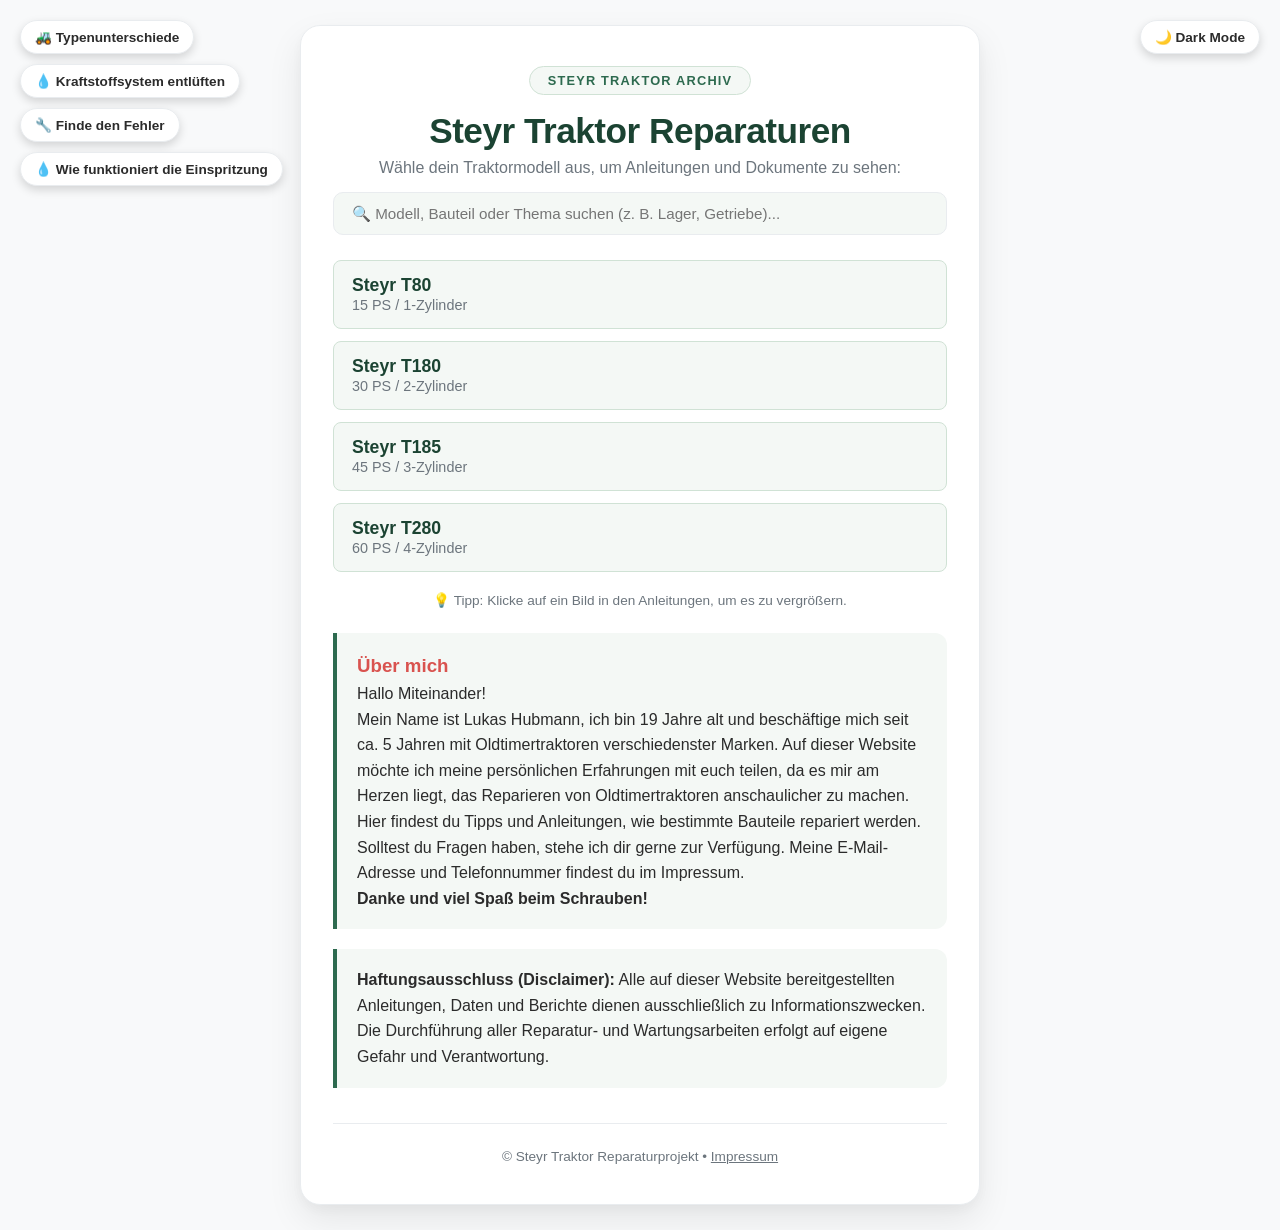
<file: index.html>
<!DOCTYPE html>
<html lang="de">
<head>

  <meta charset="UTF-8">
  <title>Steyr Traktor Reparatur Archiv</title>

  <!-- Favicon als JPG -->
  <link rel="icon" type="image/jpeg" sizes="48x48" href="logo.jpg">


    <meta name="google-site-verification" content="LLYmOnszO0lQUWVpQwItB1g3SK6BR-nzvjF5H9Ayr64" />
    <meta charset="UTF-8">
    <meta name="viewport" content="width=device-width, initial-scale=1.0">
    <title>Steyr Traktor Reparatur Archiv</title>
    <link rel="stylesheet" href="style.css">
    <script>
        if (localStorage.getItem('theme') === 'dark') {
            document.documentElement.classList.add('dark-mode');
        }
    </script>
</head>
<body>

    <div class="top-nav-buttons">
        <a href="typenunterschiede.html" class="top-btn spec-btn">🚜 Typenunterschiede</a>
        <a href="entlueften.html" class="top-btn spec-btn">💧 Kraftstoffsystem entlüften</a>
       <a href="troubleshooting.html" class="top-btn spec-btn">🔧 Finde den Fehler</a>
         <a href="Einspritzung.html" class="top-btn spec-btn">💧 Wie funktioniert die Einspritzung</a>
    </div>

    <button id="theme-toggle" class="theme-toggle-btn">🌙 Dark Mode</button>

    <div class="container">

        <div class="header-section">
            <span class="badge">Steyr Traktor Archiv</span>
            <h1>Steyr Traktor Reparaturen</h1>
            <p class="subtitle">Wähle dein Traktormodell aus, um Anleitungen und Dokumente zu sehen:</p>

            <div class="search-container">
                <input type="text" id="site-search" placeholder="🔍 Modell, Bauteil oder Thema suchen (z. B. Lager, Getriebe)..." autocomplete="off">
                <div id="search-results" class="search-results-popup"></div>
            </div>
        </div>

        <div class="model-grid">
            <a href="t80.html" class="model-card">
                <h3>Steyr T80</h3>
                <span>15 PS / 1-Zylinder</span>
            </a>
            <a href="t180.html" class="model-card">
                <h3>Steyr T180</h3>
                <span>30 PS / 2-Zylinder</span>
            </a>
            <a href="t185.html" class="model-card">
                <h3>Steyr T185</h3>
                <span>45 PS / 3-Zylinder</span>
            </a>
            <a href="t280.html" class="model-card">
                <h3>Steyr T280</h3>
                <span>60 PS / 4-Zylinder</span>
            </a>
        </div>

        <p style="text-align: center; font-size: 0.85rem; color: var(--text-muted); margin-bottom: 25px;">
            💡 Tipp: Klicke auf ein Bild in den Anleitungen, um es zu vergrößern.
        </p>

        <div class="intro-box" style="margin-bottom: 20px;">
            <h3 style="margin-top: 0; color: var(--primary-color, #d9534f);">Über mich</h3>
            <p>Hallo Miteinander!</p>
            <p>Mein Name ist Lukas Hubmann, ich bin 19 Jahre alt und beschäftige mich seit ca. 5 Jahren mit Oldtimertraktoren verschiedenster Marken. Auf dieser Website möchte ich meine persönlichen Erfahrungen mit euch teilen, da es mir am Herzen liegt, das Reparieren von Oldtimertraktoren anschaulicher zu machen.</p>
            <p>Hier findest du Tipps und Anleitungen, wie bestimmte Bauteile repariert werden. Solltest du Fragen haben, stehe ich dir gerne zur Verfügung. Meine E-Mail-Adresse und Telefonnummer findest du im Impressum.</p>
            <p><strong>Danke und viel Spaß beim Schrauben!</strong></p>
        </div>

        <div class="intro-box">
            <strong>Haftungsausschluss (Disclaimer):</strong> Alle auf dieser Website bereitgestellten Anleitungen, Daten und Berichte dienen ausschließlich zu Informationszwecken. Die Durchführung aller Reparatur- und Wartungsarbeiten erfolgt auf eigene Gefahr und Verantwortung.
        </div>

        <div class="footer-section">
            <footer>
                &copy; Steyr Traktor Reparaturprojekt &bull; <a href="impressum.html" style="color: inherit;">Impressum</a>
            </footer>
        </div>

    </div>

    <div id="lightbox" class="lightbox" onclick="closeLightbox()">
        <img id="lightbox-img" src="[data-uri]" alt="Vergrößerte Ansicht">
    </div>

    <div id="steyr-rain" class="steyr-rain"></div>

    <script>
        // Dark Mode Toggle
        const toggleBtn = document.getElementById('theme-toggle');
        if (localStorage.getItem('theme') === 'dark') {
            document.body.classList.add('dark-mode');
            toggleBtn.textContent = '☀️ Light Mode';
        }

        toggleBtn.addEventListener('click', () => {
            document.body.classList.toggle('dark-mode');
            let theme = document.body.classList.contains('dark-mode') ? 'dark' : 'light';
            toggleBtn.textContent = theme === 'dark' ? '☀️ Light Mode' : '🌙 Dark Mode';
            localStorage.setItem('theme', theme);
        });

        // Lightbox Steuerung
        function openLightbox(src) {
            const lb = document.getElementById('lightbox');
            const lbImg = document.getElementById('lightbox-img');
            lbImg.src = src;
            lb.style.display = 'flex';
        }

        function closeLightbox() {
            document.getElementById('lightbox').style.display = 'none';
        }

        // Traktor-Regen Effekt
        const rainContainer = document.getElementById('steyr-rain');
        if (rainContainer) {
            for (let i = 0; i < 15; i++) {
                let drop = document.createElement('div');
                drop.className = 'steyr-drop';
                drop.innerText = '🚜';
                drop.style.left = Math.random() * 100 + 'vw';
                drop.style.animationDuration = (Math.random() * 3 + 4) + 's';
                drop.style.animationDelay = Math.random() * 5 + 's';
                rainContainer.appendChild(drop);
            }
        }
    </script>
</body>
</html>
</file>
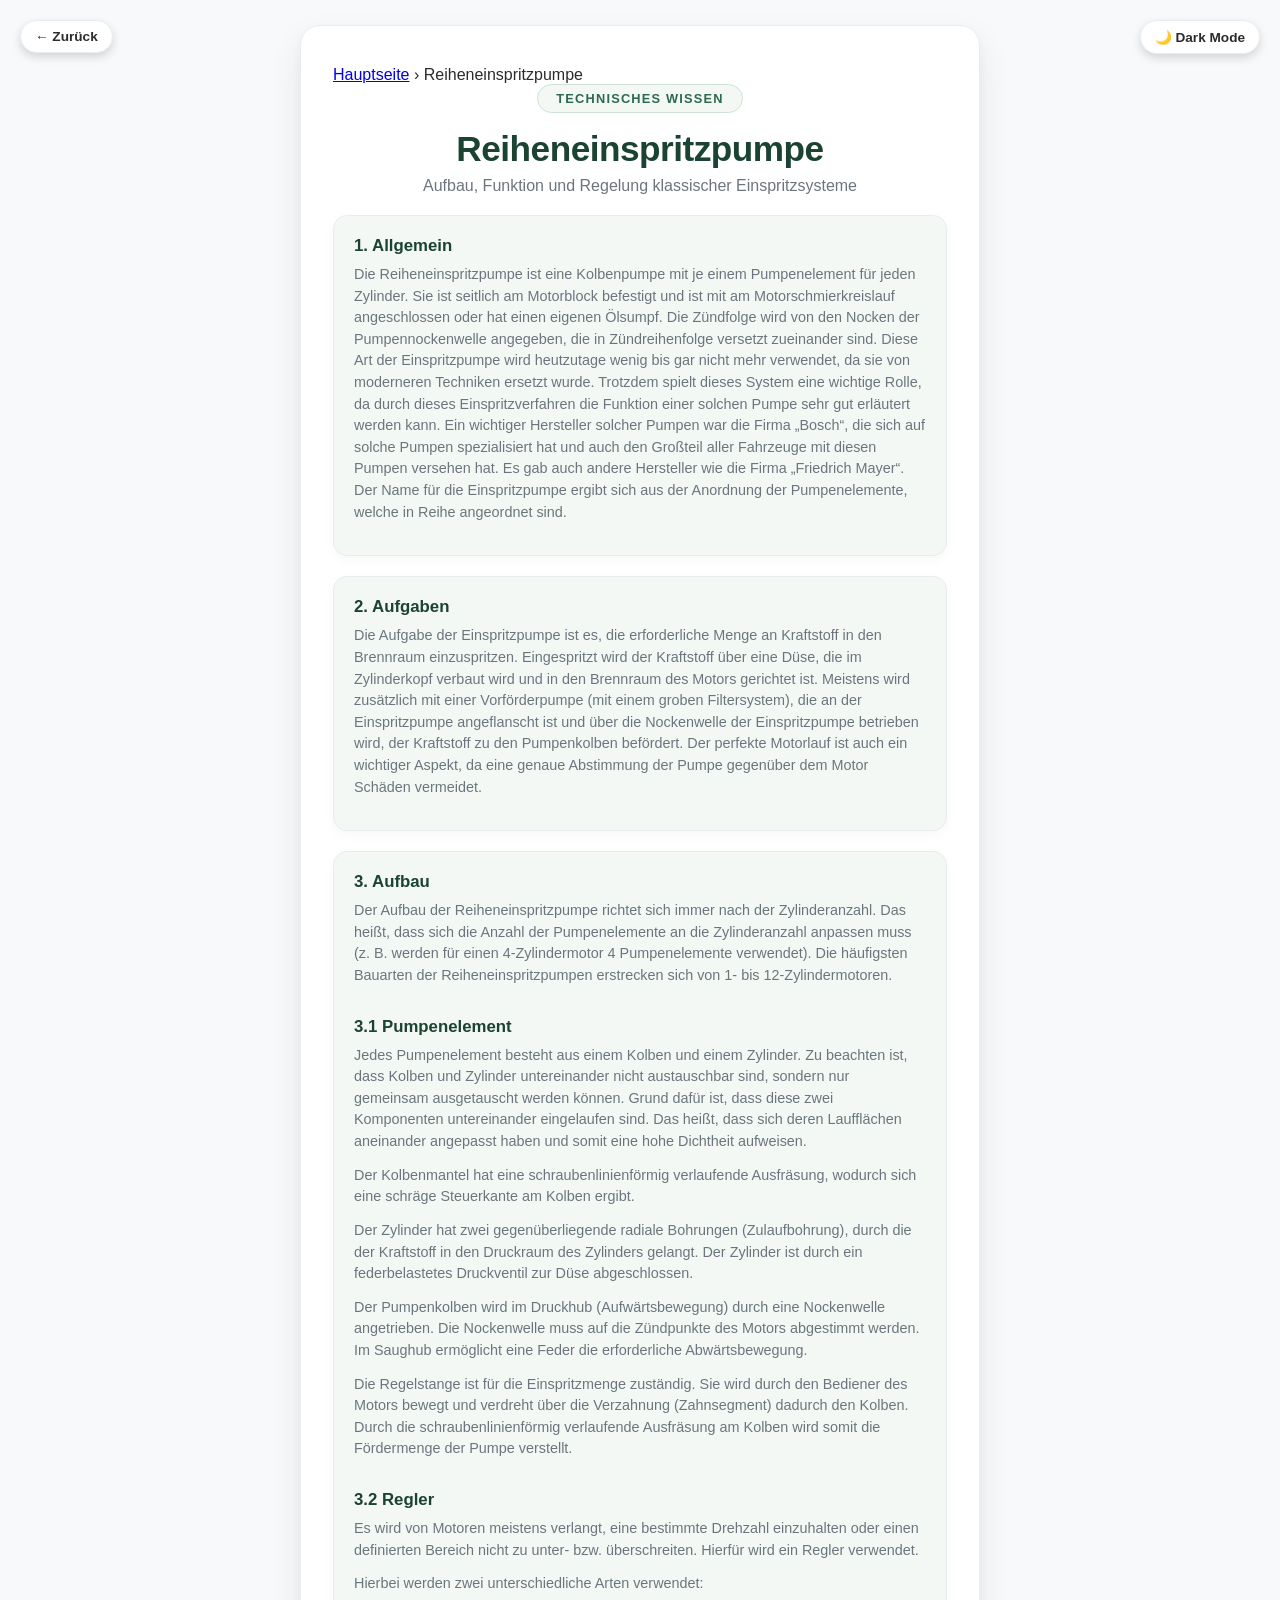
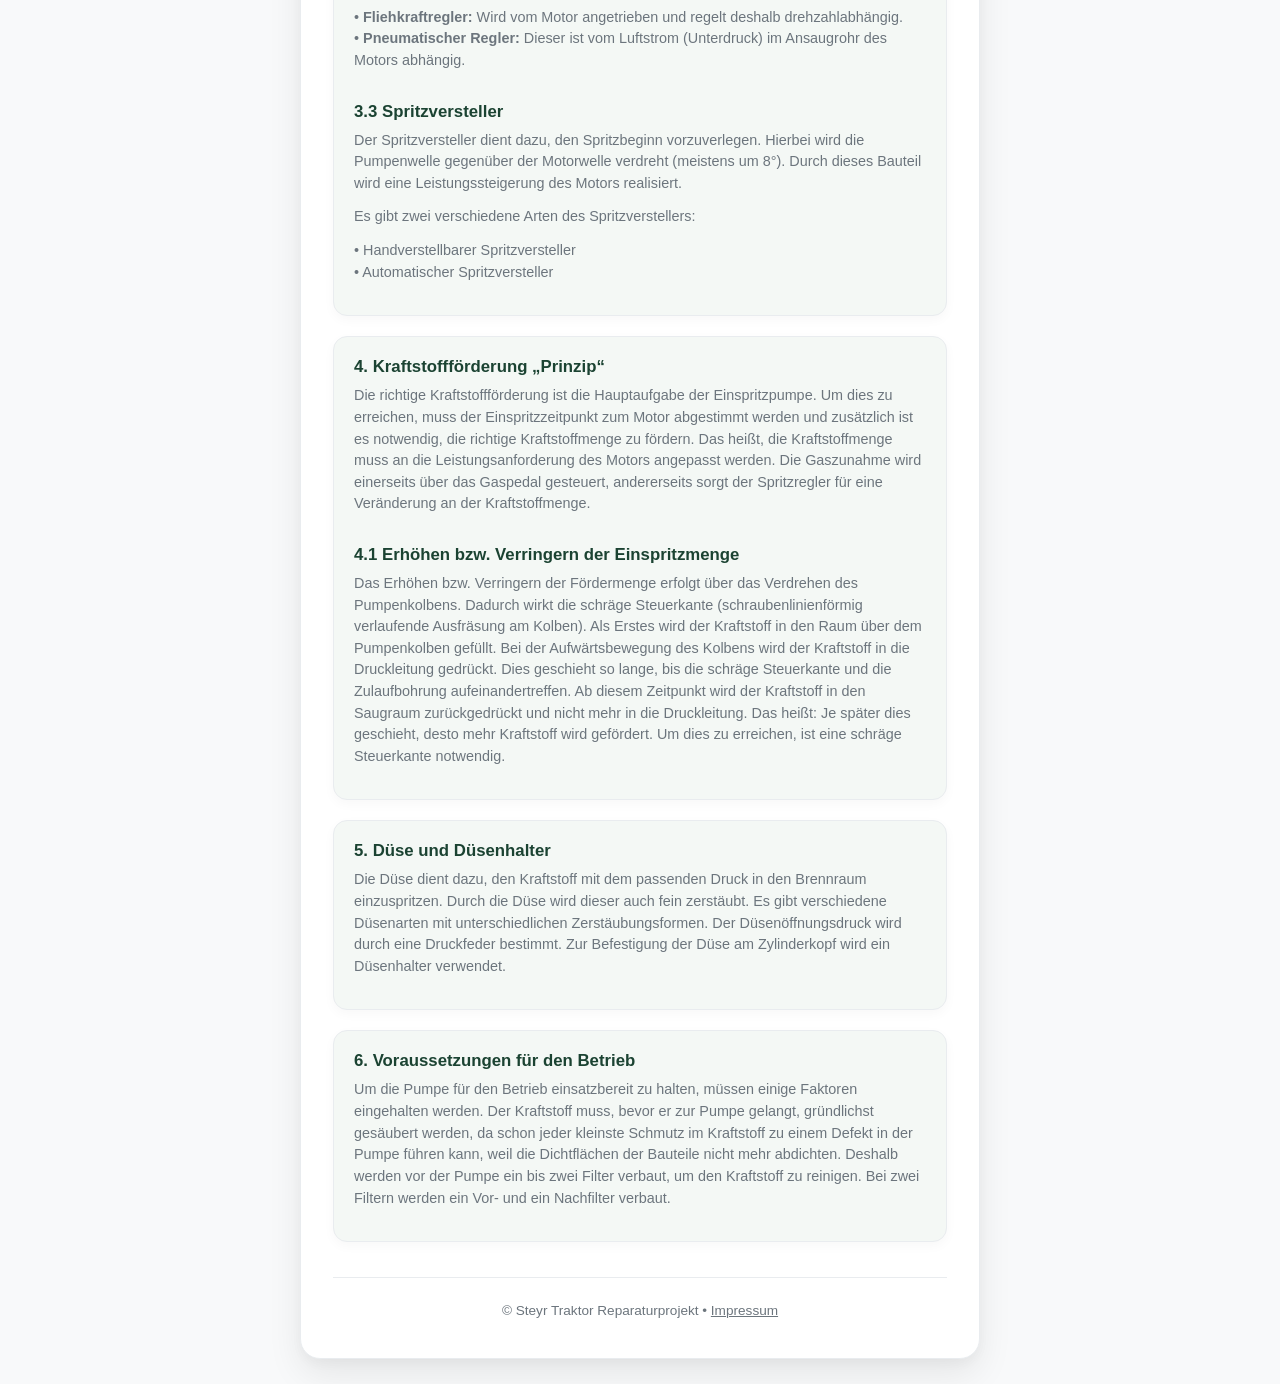
<file: Einspritzung.html>
<!DOCTYPE html>
<html lang="de">
<head>
    <meta charset="UTF-8">
    <meta name="viewport" content="width=device-width, initial-scale=1.0">
    <title>Reiheneinspritzpumpe – Aufbau & Funktion</title>
    <link rel="stylesheet" href="style.css">
    <script>
        if (localStorage.getItem('theme') === 'dark') {
            document.documentElement.classList.add('dark-mode');
        }
    </script>
</head>
<body>

    <!-- OBENE BUTTON-LEISTE -->
    <div class="top-nav-buttons">
        <a class="top-btn" onclick="history.back()" style="cursor: pointer;">← Zurück</a>
    </div>

    <!-- DARK MODE BUTTON -->
    <button id="theme-toggle" class="theme-toggle-btn">🌙 Dark Mode</button>

    <!-- ZENTRALER HAUPT-CONTAINER -->
    <div class="container">

        <nav class="breadcrumb">
            <a href="index.html">Hauptseite</a>
            <span class="separator">›</span>
            <span class="current">Reiheneinspritzpumpe</span>
        </nav>

        <div class="header-section">
            <span class="badge">Technisches Wissen</span>
            <h1>Reiheneinspritzpumpe</h1>
            <p class="subtitle">Aufbau, Funktion und Regelung klassischer Einspritzsysteme</p>
        </div>

        <div class="steps-list">

            <div class="step-card">
                <h3>1. Allgemein</h3>
                <p>Die Reiheneinspritzpumpe ist eine Kolbenpumpe mit je einem Pumpenelement für jeden Zylinder. Sie ist seitlich am Motorblock befestigt und ist mit am Motorschmierkreislauf angeschlossen oder hat einen eigenen Ölsumpf. Die Zündfolge wird von den Nocken der Pumpennockenwelle angegeben, die in Zündreihenfolge versetzt zueinander sind. Diese Art der Einspritzpumpe wird heutzutage wenig bis gar nicht mehr verwendet, da sie von moderneren Techniken ersetzt wurde. Trotzdem spielt dieses System eine wichtige Rolle, da durch dieses Einspritzverfahren die Funktion einer solchen Pumpe sehr gut erläutert werden kann. Ein wichtiger Hersteller solcher Pumpen war die Firma „Bosch“, die sich auf solche Pumpen spezialisiert hat und auch den Großteil aller Fahrzeuge mit diesen Pumpen versehen hat. Es gab auch andere Hersteller wie die Firma „Friedrich Mayer“. Der Name für die Einspritzpumpe ergibt sich aus der Anordnung der Pumpenelemente, welche in Reihe angeordnet sind.</p>
            </div>

            <div class="step-card">
                <h3>2. Aufgaben</h3>
                <p>Die Aufgabe der Einspritzpumpe ist es, die erforderliche Menge an Kraftstoff in den Brennraum einzuspritzen. Eingespritzt wird der Kraftstoff über eine Düse, die im Zylinderkopf verbaut wird und in den Brennraum des Motors gerichtet ist. Meistens wird zusätzlich mit einer Vorförderpumpe (mit einem groben Filtersystem), die an der Einspritzpumpe angeflanscht ist und über die Nockenwelle der Einspritzpumpe betrieben wird, der Kraftstoff zu den Pumpenkolben befördert. Der perfekte Motorlauf ist auch ein wichtiger Aspekt, da eine genaue Abstimmung der Pumpe gegenüber dem Motor Schäden vermeidet.</p>
            </div>

            <div class="step-card">
                <h3>3. Aufbau</h3>
                <p>Der Aufbau der Reiheneinspritzpumpe richtet sich immer nach der Zylinderanzahl. Das heißt, dass sich die Anzahl der Pumpenelemente an die Zylinderanzahl anpassen muss (z. B. werden für einen 4-Zylindermotor 4 Pumpenelemente verwendet). Die häufigsten Bauarten der Reiheneinspritzpumpen erstrecken sich von 1- bis 12-Zylindermotoren.</p>

                <br>
                <h3>3.1 Pumpenelement</h3>
                <p>Jedes Pumpenelement besteht aus einem Kolben und einem Zylinder. Zu beachten ist, dass Kolben und Zylinder untereinander nicht austauschbar sind, sondern nur gemeinsam ausgetauscht werden können. Grund dafür ist, dass diese zwei Komponenten untereinander eingelaufen sind. Das heißt, dass sich deren Laufflächen aneinander angepasst haben und somit eine hohe Dichtheit aufweisen.</p>
                <p>Der Kolbenmantel hat eine schraubenlinienförmig verlaufende Ausfräsung, wodurch sich eine schräge Steuerkante am Kolben ergibt.</p>
                <p>Der Zylinder hat zwei gegenüberliegende radiale Bohrungen (Zulaufbohrung), durch die der Kraftstoff in den Druckraum des Zylinders gelangt. Der Zylinder ist durch ein federbelastetes Druckventil zur Düse abgeschlossen.</p>
                <p>Der Pumpenkolben wird im Druckhub (Aufwärtsbewegung) durch eine Nockenwelle angetrieben. Die Nockenwelle muss auf die Zündpunkte des Motors abgestimmt werden. Im Saughub ermöglicht eine Feder die erforderliche Abwärtsbewegung.</p>
                <p>Die Regelstange ist für die Einspritzmenge zuständig. Sie wird durch den Bediener des Motors bewegt und verdreht über die Verzahnung (Zahnsegment) dadurch den Kolben. Durch die schraubenlinienförmig verlaufende Ausfräsung am Kolben wird somit die Fördermenge der Pumpe verstellt.</p>

                <br>
                <h3>3.2 Regler</h3>
                <p>Es wird von Motoren meistens verlangt, eine bestimmte Drehzahl einzuhalten oder einen definierten Bereich nicht zu unter- bzw. überschreiten. Hierfür wird ein Regler verwendet.</p>
                <p>Hierbei werden zwei unterschiedliche Arten verwendet:</p>
                <p>• <strong>Fliehkraftregler:</strong> Wird vom Motor angetrieben und regelt deshalb drehzahlabhängig.<br>
                • <strong>Pneumatischer Regler:</strong> Dieser ist vom Luftstrom (Unterdruck) im Ansaugrohr des Motors abhängig.</p>

                <br>
                <h3>3.3 Spritzversteller</h3>
                <p>Der Spritzversteller dient dazu, den Spritzbeginn vorzuverlegen. Hierbei wird die Pumpenwelle gegenüber der Motorwelle verdreht (meistens um 8°). Durch dieses Bauteil wird eine Leistungssteigerung des Motors realisiert.</p>
                <p>Es gibt zwei verschiedene Arten des Spritzverstellers:</p>
                <p>• Handverstellbarer Spritzversteller<br>
                • Automatischer Spritzversteller</p>
            </div>

            <div class="step-card">
                <h3>4. Kraftstoffförderung „Prinzip“</h3>
                <p>Die richtige Kraftstoffförderung ist die Hauptaufgabe der Einspritzpumpe. Um dies zu erreichen, muss der Einspritzzeitpunkt zum Motor abgestimmt werden und zusätzlich ist es notwendig, die richtige Kraftstoffmenge zu fördern. Das heißt, die Kraftstoffmenge muss an die Leistungsanforderung des Motors angepasst werden. Die Gaszunahme wird einerseits über das Gaspedal gesteuert, andererseits sorgt der Spritzregler für eine Veränderung an der Kraftstoffmenge.</p>

                <br>
                <h3>4.1 Erhöhen bzw. Verringern der Einspritzmenge</h3>
                <p>Das Erhöhen bzw. Verringern der Fördermenge erfolgt über das Verdrehen des Pumpenkolbens. Dadurch wirkt die schräge Steuerkante (schraubenlinienförmig verlaufende Ausfräsung am Kolben). Als Erstes wird der Kraftstoff in den Raum über dem Pumpenkolben gefüllt. Bei der Aufwärtsbewegung des Kolbens wird der Kraftstoff in die Druckleitung gedrückt. Dies geschieht so lange, bis die schräge Steuerkante und die Zulaufbohrung aufeinandertreffen. Ab diesem Zeitpunkt wird der Kraftstoff in den Saugraum zurückgedrückt und nicht mehr in die Druckleitung. Das heißt: Je später dies geschieht, desto mehr Kraftstoff wird gefördert. Um dies zu erreichen, ist eine schräge Steuerkante notwendig.</p>
            </div>

            <div class="step-card">
                <h3>5. Düse und Düsenhalter</h3>
                <p>Die Düse dient dazu, den Kraftstoff mit dem passenden Druck in den Brennraum einzuspritzen. Durch die Düse wird dieser auch fein zerstäubt. Es gibt verschiedene Düsenarten mit unterschiedlichen Zerstäubungsformen. Der Düsenöffnungsdruck wird durch eine Druckfeder bestimmt. Zur Befestigung der Düse am Zylinderkopf wird ein Düsenhalter verwendet.</p>
            </div>

            <div class="step-card">
                <h3>6. Voraussetzungen für den Betrieb</h3>
                <p>Um die Pumpe für den Betrieb einsatzbereit zu halten, müssen einige Faktoren eingehalten werden. Der Kraftstoff muss, bevor er zur Pumpe gelangt, gründlichst gesäubert werden, da schon jeder kleinste Schmutz im Kraftstoff zu einem Defekt in der Pumpe führen kann, weil die Dichtflächen der Bauteile nicht mehr abdichten. Deshalb werden vor der Pumpe ein bis zwei Filter verbaut, um den Kraftstoff zu reinigen. Bei zwei Filtern werden ein Vor- und ein Nachfilter verbaut.</p>
            </div>

        </div>

        <div class="footer-section">
            <footer>
                &copy; Steyr Traktor Reparaturprojekt &bull; <a href="impressum.html" style="color: inherit;">Impressum</a>
            </footer>
        </div>

    </div>

    <!-- LIGHTBOX OVERLAY FOR IMAGES -->
    <div id="lightbox" class="lightbox" onclick="closeLightbox()">
        <img id="lightbox-img" src="[data-uri]" alt="Vergrößerte Ansicht">
    </div>

    <!-- STEYR RAIN CONTAINER -->
    <div id="steyr-rain" class="steyr-rain"></div>

    <!-- SCRIPT FÜR THEME & TRAKTOR-REGEN -->
    <script>
        // Dark Mode Toggle
        const toggleBtn = document.getElementById('theme-toggle');
        if (localStorage.getItem('theme') === 'dark') {
            document.body.classList.add('dark-mode');
            toggleBtn.textContent = '☀️ Light Mode';
        }

        toggleBtn.addEventListener('click', () => {
            document.body.classList.toggle('dark-mode');
            let theme = document.body.classList.contains('dark-mode') ? 'dark' : 'light';
            toggleBtn.textContent = theme === 'dark' ? '☀️ Light Mode' : '🌙 Dark Mode';
            localStorage.setItem('theme', theme);
        });

        // Traktor-Regen
        const rainContainer = document.getElementById('steyr-rain');
        if (rainContainer) {
            for (let i = 0; i < 15; i++) {
                let drop = document.createElement('div');
                drop.className = 'steyr-drop';
                drop.innerText = '🚜';
                drop.style.left = Math.random() * 100 + 'vw';
                drop.style.animationDuration = (Math.random() * 3 + 4) + 's';
                drop.style.animationDelay = Math.random() * 5 + 's';
                rainContainer.appendChild(drop);
            }
        }
    </script>
</body>
</html>
</file>
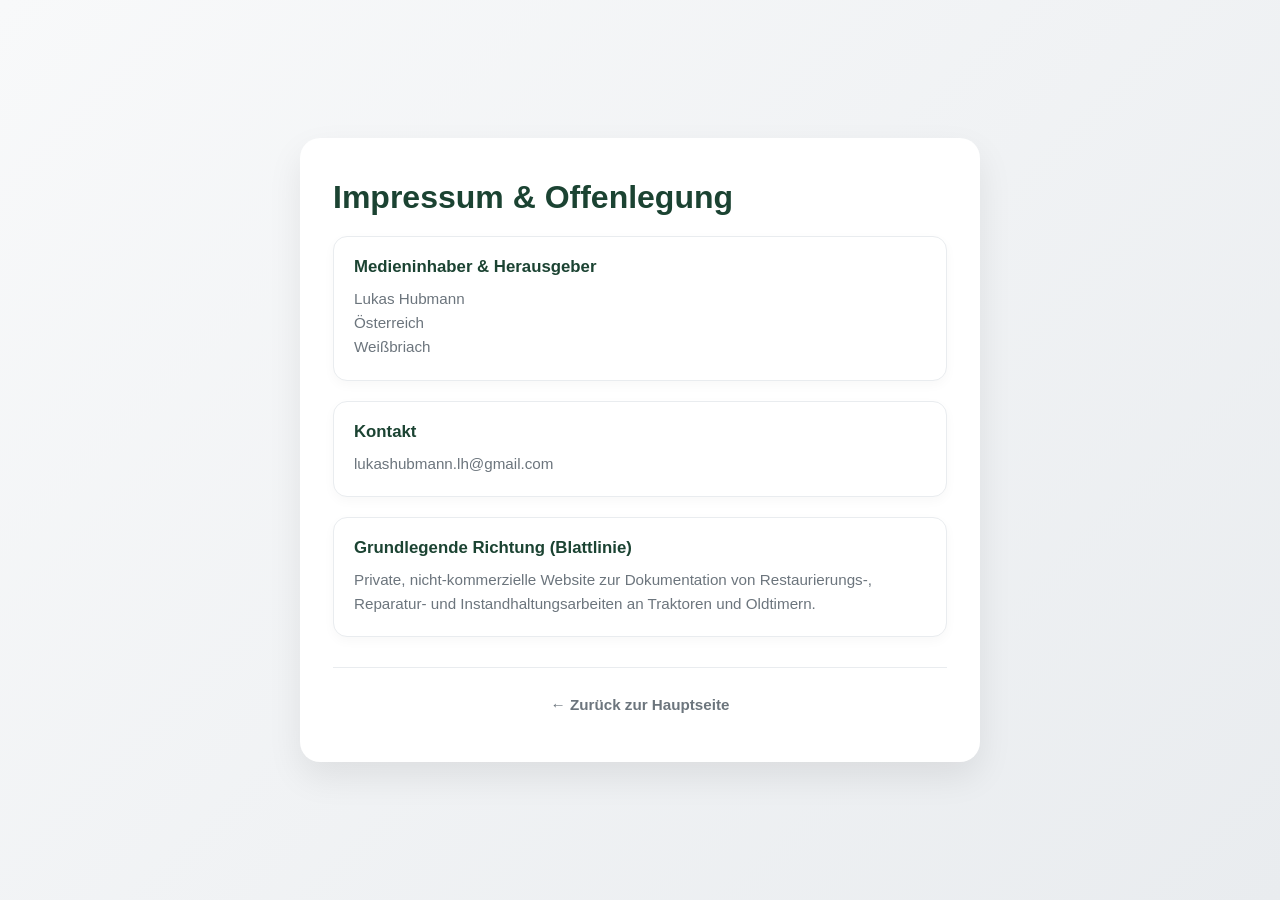
<file: impressum.html>
<!DOCTYPE html>
<html lang="de">
<head>
    <meta charset="UTF-8">
    <meta name="viewport" content="width=device-width, initial-scale=1.0">
    <title>Impressum & Offenlegung</title>
    <style>
        :root {
            --primary-green: #2d6a4f;
            --primary-dark: #1b4332;
            --bg-gradient: linear-gradient(135deg, #f8f9fa 0%, #e9ecef 100%);
            --card-bg: #ffffff;
            --text-main: #2b2b2b;
            --text-muted: #6c757d;
            --border-color: #e9ecef;
        }

        * {
            box-sizing: border-box;
            margin: 0;
            padding: 0;
            font-family: -apple-system, BlinkMacSystemFont, "Segoe UI", Roboto, Helvetica, Arial, sans-serif;
        }

        body {
            background: var(--bg-gradient);
            color: var(--text-main);
            display: flex;
            justify-content: center;
            align-items: center;
            min-height: 100vh;
            padding: 25px 15px;
        }

        .container {
            background-color: var(--card-bg);
            border-radius: 20px;
            box-shadow: 0 15px 35px rgba(0, 0, 0, 0.08);
            max-width: 680px;
            width: 100%;
            padding: 40px 32px;
            border: 1px solid rgba(255, 255, 255, 0.8);
        }

        h1 {
            font-size: 2rem;
            color: var(--primary-dark);
            margin-bottom: 20px;
            font-weight: 800;
        }

        .info-card {
            background: #ffffff;
            border: 1px solid var(--border-color);
            border-radius: 14px;
            padding: 20px;
            margin-bottom: 20px;
            box-shadow: 0 4px 12px rgba(0, 0, 0, 0.03);
        }

        .info-card h3 {
            font-size: 1.05rem;
            color: var(--primary-dark);
            margin-bottom: 10px;
        }

        .info-card p {
            font-size: 0.95rem;
            color: var(--text-muted);
            line-height: 1.6;
        }

        .footer-section {
            text-align: center;
            margin-top: 30px;
            border-top: 1px solid var(--border-color);
            padding-top: 20px;
        }

        .back-link {
            display: inline-flex;
            align-items: center;
            gap: 8px;
            color: var(--text-muted);
            text-decoration: none;
            font-size: 0.95rem;
            font-weight: 600;
            padding: 8px 16px;
            border-radius: 8px;
            transition: all 0.2s ease;
        }

        .back-link:hover {
            color: var(--primary-green);
            background-color: #e8f5e9;
        }
    </style>
</head>
<body>

    <div class="container">
        <h1>Impressum & Offenlegung</h1>

        <div class="info-card">
            <h3>Medieninhaber & Herausgeber</h3>
            <p>
                Lukas Hubmann<br>
                Österreich<br>
                Weißbriach
            </p>
        </div>

        <div class="info-card">
            <h3>Kontakt</h3>
            <p>
                lukashubmann.lh@gmail.com
            </p>
        </div>

        <div class="info-card">
            <h3>Grundlegende Richtung (Blattlinie)</h3>
            <p>
                Private, nicht-kommerzielle Website zur Dokumentation von Restaurierungs-, Reparatur- und Instandhaltungsarbeiten an Traktoren und Oldtimern.
            </p>
        </div>

        <div class="footer-section">
            <a href="index.html" class="back-link">&larr; Zurück zur Hauptseite</a>
        </div>
    </div>

</body>
</html>
</file>
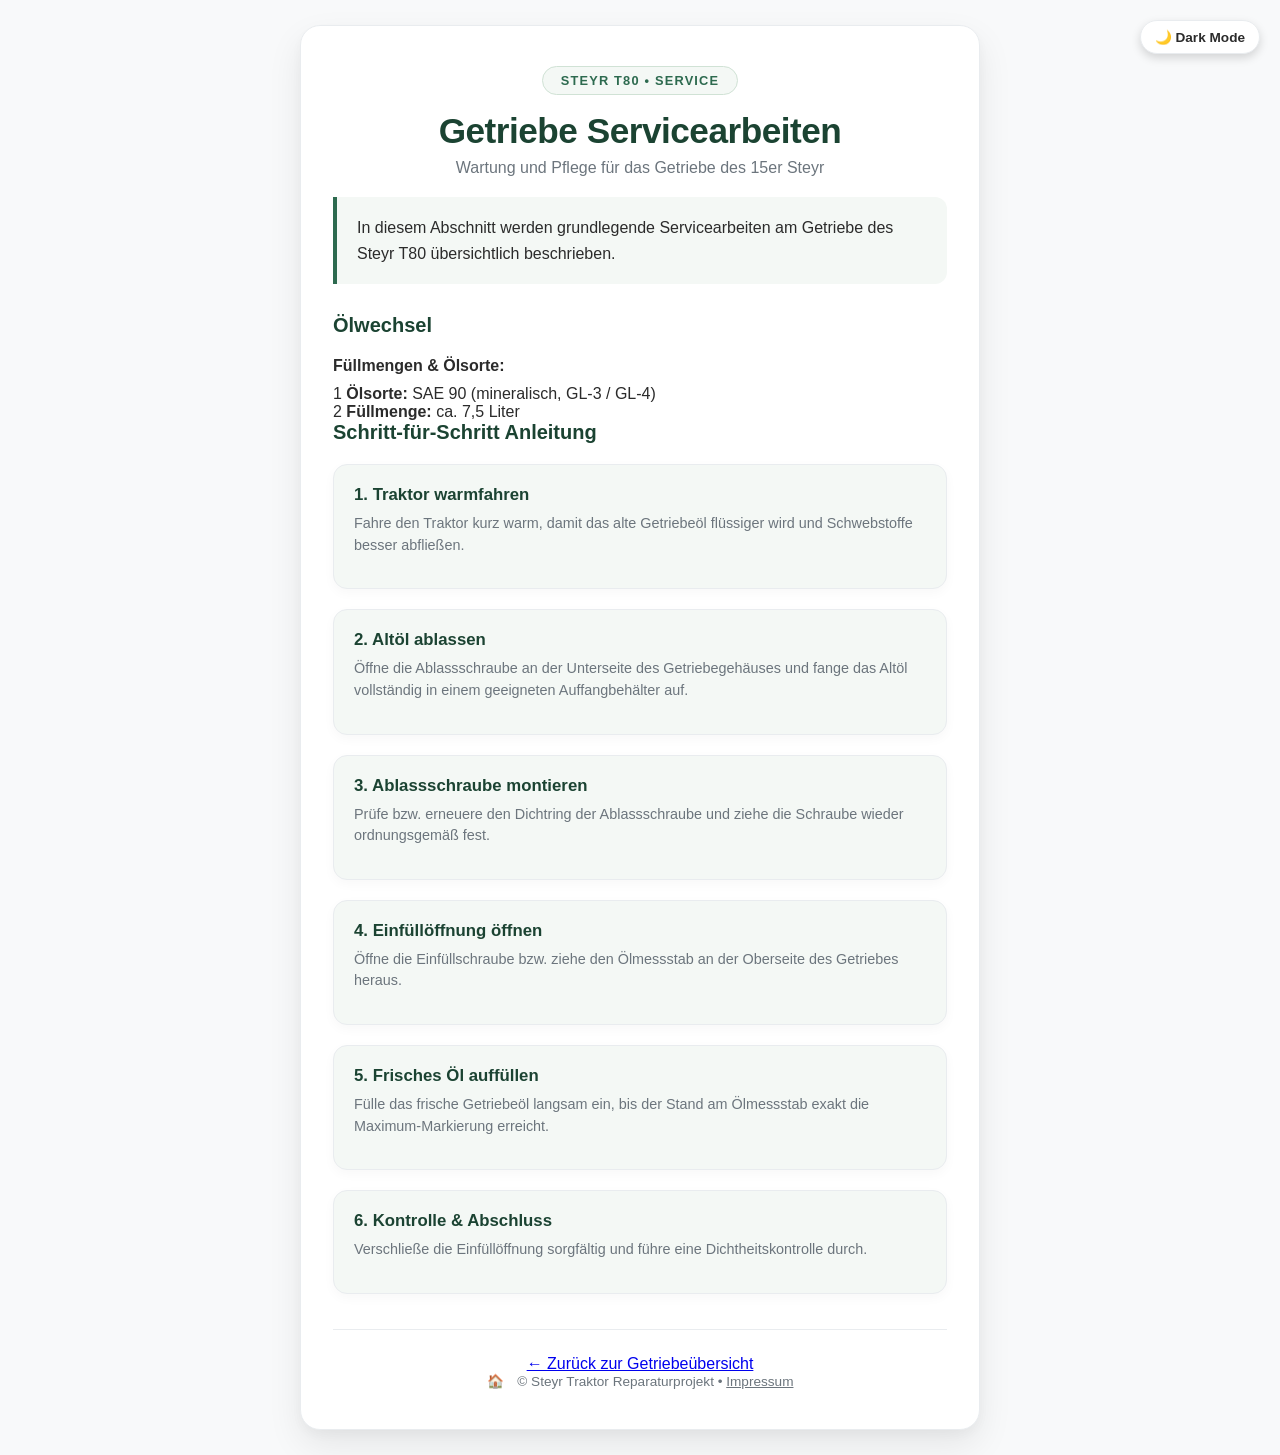
<file: t80-getriebe-service.html>
<!DOCTYPE html>
<html lang="de">
<head>
    <meta charset="UTF-8">
    <meta name="viewport" content="width=device-width, initial-scale=1.0">
    <title>Steyr T80 - Getriebe Servicearbeiten</title>
    <link rel="stylesheet" href="style.css">
</head>
<body>

    <button id="theme-toggle" class="theme-toggle-btn">🌙 Dark Mode</button>

    <!-- Steyr-Regen Hintergrund -->
    <div class="steyr-rain">
        <div class="steyr-drop">🚜</div>
        <div class="steyr-drop">🚜</div>
        <div class="steyr-drop">🚜</div>
        <div class="steyr-drop">🚜</div>
        <div class="steyr-drop">🚜</div>
        <div class="steyr-drop">🚜</div>
        <div class="steyr-drop">🚜</div>
        <div class="steyr-drop">🚜</div>
        <div class="steyr-drop">🚜</div>
        <div class="steyr-drop">🚜</div>
    </div>

    <div class="container">
        <div class="header-section">
            <span class="badge">Steyr T80 &bull; Service</span>
            <h1>Getriebe Servicearbeiten</h1>
            <p class="subtitle">Wartung und Pflege für das Getriebe des 15er Steyr</p>
        </div>

        <div class="intro-box">
            In diesem Abschnitt werden grundlegende Servicearbeiten am Getriebe des Steyr T80 übersichtlich beschrieben.
        </div>

        <div class="section-box">
            <h2 class="section-title">Ölwechsel</h2>
            
            <div class="parts-legend">
                <p style="margin-bottom: 10px;"><strong>Füllmengen & Ölsorte:</strong></p>
                <div class="parts-grid">
                    <div class="part-item">
                        <span class="part-num">1</span>
                        <span><strong>Ölsorte:</strong> SAE 90 (mineralisch, GL-3 / GL-4)</span>
                    </div>
                    <div class="part-item">
                        <span class="part-num">2</span>
                        <span><strong>Füllmenge:</strong> ca. 7,5 Liter</span>
                    </div>
                </div>
            </div>

            <h2 class="section-title">Schritt-für-Schritt Anleitung</h2>

            <div class="steps-list">
                <div class="step-card">
                    <h3>1. Traktor warmfahren</h3>
                    <p>Fahre den Traktor kurz warm, damit das alte Getriebeöl flüssiger wird und Schwebstoffe besser abfließen.</p>
                </div>

                <div class="step-card">
                    <h3>2. Altöl ablassen</h3>
                    <p>Öffne die Ablassschraube an der Unterseite des Getriebegehäuses und fange das Altöl vollständig in einem geeigneten Auffangbehälter auf.</p>
                </div>

                <div class="step-card">
                    <h3>3. Ablassschraube montieren</h3>
                    <p>Prüfe bzw. erneuere den Dichtring der Ablassschraube und ziehe die Schraube wieder ordnungsgemäß fest.</p>
                </div>

                <div class="step-card">
                    <h3>4. Einfüllöffnung öffnen</h3>
                    <p>Öffne die Einfüllschraube bzw. ziehe den Ölmessstab an der Oberseite des Getriebes heraus.</p>
                </div>

                <div class="step-card">
                    <h3>5. Frisches Öl auffüllen</h3>
                    <p>Fülle das frische Getriebeöl langsam ein, bis der Stand am Ölmessstab exakt die Maximum-Markierung erreicht.</p>
                </div>

                <div class="step-card">
                    <h3>6. Kontrolle & Abschluss</h3>
                    <p>Verschließe die Einfüllöffnung sorgfältig und führe eine Dichtheitskontrolle durch.</p>
                </div>
            </div>
        </div>

        <div class="footer-section">
            <a href="t80-getriebe.html" class="back-link">&larr; Zurück zur Getriebeübersicht</a>
            <footer>
                <a href="index.html" style="color: inherit; text-decoration: none; margin-right: 10px;" title="Zur Hauptseite">🏠</a>
                &copy; Steyr Traktor Reparaturprojekt &bull; <a href="impressum.html" style="color: inherit;">Impressum</a>
            </footer>
        </div>
    </div>
<script>
    const toggleBtn = document.getElementById('theme-toggle');
    const currentTheme = localStorage.getItem('theme');

    // Gespeichertes Theme beim Laden anwenden
    if (currentTheme === 'dark') {
        document.body.classList.add('dark-mode');
        toggleBtn.textContent = '☀️ Light Mode';
    }

    // Klick-Event zum Umschalten
    toggleBtn.addEventListener('click', () => {
        document.body.classList.toggle('dark-mode');
        
        let theme = 'light';
        if (document.body.classList.contains('dark-mode')) {
            theme = 'dark';
            toggleBtn.textContent = '☀️ Light Mode';
        } else {
            toggleBtn.textContent = '🌙 Dark Mode';
        }
        
        localStorage.setItem('theme', theme);
    });
</script>
</body>
</html>
</file>
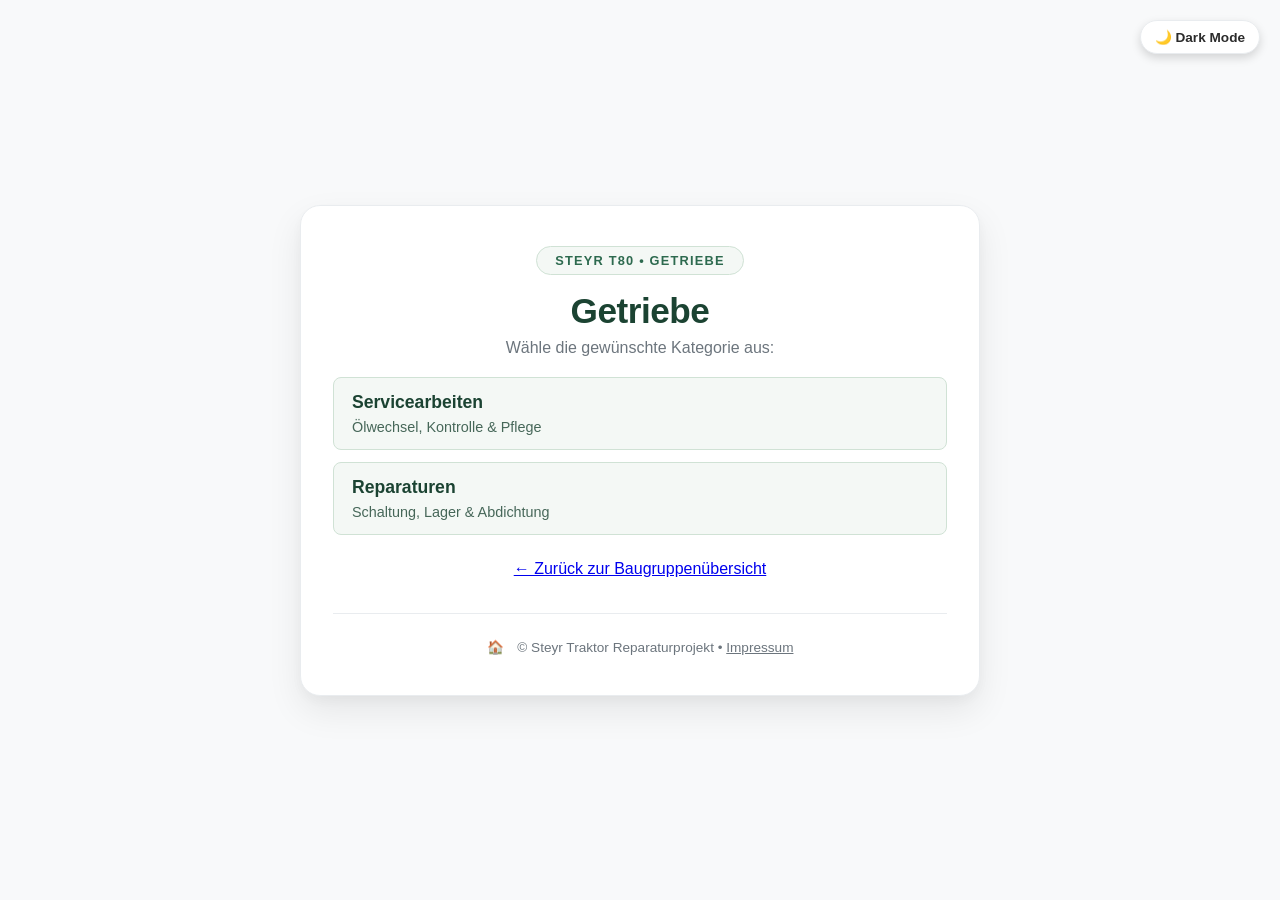
<file: t80-getriebe.html>
<!DOCTYPE html>
<html lang="de">
<head>
    <meta charset="UTF-8">
    <meta name="viewport" content="width=device-width, initial-scale=1.0">
    <title>Steyr T80 - Getriebe</title>
    <link rel="stylesheet" href="style.css">
</head>
<body>

    <button id="theme-toggle" class="theme-toggle-btn">🌙 Dark Mode</button>
    
    <!-- Steyr Traktor-Regen -->
    <div class="steyr-rain">
        <span class="steyr-drop" style="left: 3%; animation-duration: 7s; animation-delay: 0s;">🚜</span>
        <span class="steyr-drop" style="left: 8%; animation-duration: 11s; animation-delay: 3s;">🚜</span>
        <span class="steyr-drop" style="left: 13%; animation-duration: 9s; animation-delay: 1s;">🚜</span>
        <span class="steyr-drop" style="left: 18%; animation-duration: 6s; animation-delay: 4s;">🚜</span>
        <span class="steyr-drop" style="left: 23%; animation-duration: 10s; animation-delay: 2s;">🚜</span>
        <span class="steyr-drop" style="left: 28%; animation-duration: 8s; animation-delay: 5s;">🚜</span>
        <span class="steyr-drop" style="left: 33%; animation-duration: 12s; animation-delay: 0s;">🚜</span>
        <span class="steyr-drop" style="left: 38%; animation-duration: 7s; animation-delay: 3s;">🚜</span>
        <span class="steyr-drop" style="left: 43%; animation-duration: 9s; animation-delay: 1s;">🚜</span>
        <span class="steyr-drop" style="left: 48%; animation-duration: 11s; animation-delay: 4s;">🚜</span>
        <span class="steyr-drop" style="left: 53%; animation-duration: 6s; animation-delay: 2s;">🚜</span>
        <span class="steyr-drop" style="left: 58%; animation-duration: 10s; animation-delay: 5s;">🚜</span>
        <span class="steyr-drop" style="left: 63%; animation-duration: 8s; animation-delay: 0s;">🚜</span>
        <span class="steyr-drop" style="left: 68%; animation-duration: 7s; animation-delay: 3s;">🚜</span>
        <span class="steyr-drop" style="left: 73%; animation-duration: 12s; animation-delay: 1s;">🚜</span>
        <span class="steyr-drop" style="left: 78%; animation-duration: 9s; animation-delay: 4s;">🚜</span>
        <span class="steyr-drop" style="left: 83%; animation-duration: 6s; animation-delay: 2s;">🚜</span>
        <span class="steyr-drop" style="left: 88%; animation-duration: 11s; animation-delay: 5s;">🚜</span>
        <span class="steyr-drop" style="left: 93%; animation-duration: 8s; animation-delay: 1s;">🚜</span>
        <span class="steyr-drop" style="left: 97%; animation-duration: 10s; animation-delay: 3s;">🚜</span>
    </div>

    <div class="container">
        <div class="header-section">
            <span class="badge">Steyr T80 &bull; Getriebe</span>
            <h1>Getriebe</h1>
            <p class="subtitle">Wähle die gewünschte Kategorie aus:</p>
        </div>

        <div class="model-grid">
            <a href="t80-getriebe-service.html" class="model-card">
                <h3>Servicearbeiten</h3>
                <p style="font-size: 0.9em; opacity: 0.8; margin-top: 6px;">Ölwechsel, Kontrolle & Pflege</p>
            </a>

            <a href="t80-getriebe-reparatur.html" class="model-card">
                <h3>Reparaturen</h3>
                <p style="font-size: 0.9em; opacity: 0.8; margin-top: 6px;">Schaltung, Lager & Abdichtung</p>
            </a>
        </div>

        <div style="text-align: center; margin-top: 25px;">
            <a href="t80.html" class="back-link">&larr; Zurück zur Baugruppenübersicht</a>
        </div>

        <div class="footer-section">
            <footer>
                <a href="index.html" style="color: inherit; text-decoration: none; margin-right: 10px;" title="Zur Hauptseite">🏠</a>
                &copy; Steyr Traktor Reparaturprojekt &bull; <a href="impressum.html" style="color: inherit;">Impressum</a>
            </footer>
        </div>
    </div>
     <script>
        const toggleBtn = document.getElementById('theme-toggle');
        const currentTheme = localStorage.getItem('theme');

        if (currentTheme === 'dark') {
            document.body.classList.add('dark-mode');
            toggleBtn.textContent = '☀️ Light Mode';
        }

        toggleBtn.addEventListener('click', () => {
            document.body.classList.toggle('dark-mode');
            
            let theme = 'light';
            if (document.body.classList.contains('dark-mode')) {
                theme = 'dark';
                toggleBtn.textContent = '☀️ Light Mode';
            } else {
                toggleBtn.textContent = '🌙 Dark Mode';
            }
            
            localStorage.setItem('theme', theme);
        });
    </script>
</body>
</html>
</file>
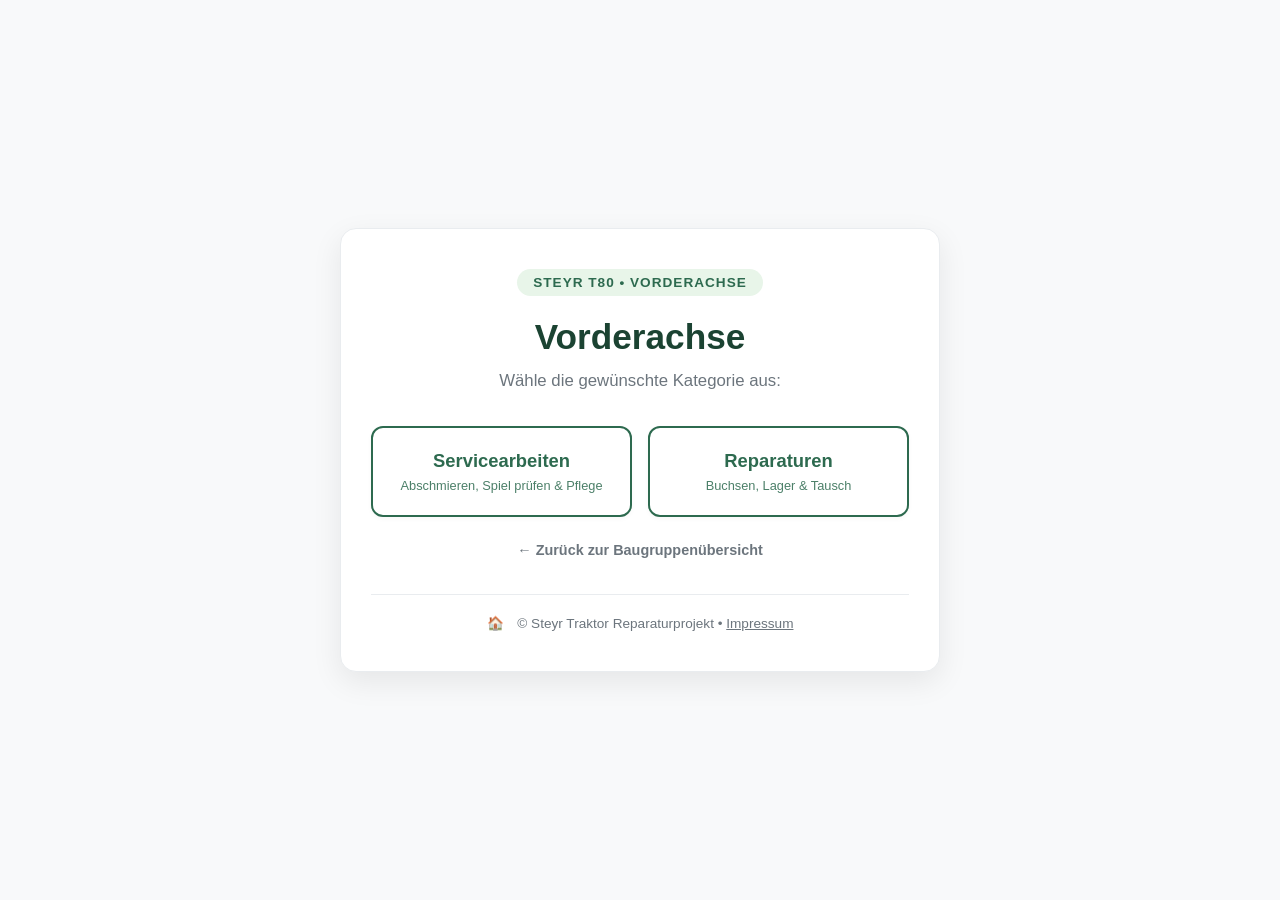
<file: t80-vorderachse.html>
<!DOCTYPE html>
<html lang="de">
<head>
    <meta charset="UTF-8">
    <meta name="viewport" content="width=device-width, initial-scale=1.0">
    <title>Steyr T80 - Vorderachse</title>
    <style>
        :root {
            --primary-green: #2d6a4f;
            --bg-color: #f8f9fa;
            --card-bg: #ffffff;
            --text-main: #2b2b2b;
            --text-muted: #6c757d;
            --border-color: #e9ecef;
        }

        * {
            box-sizing: border-box;
            margin: 0;
            padding: 0;
            font-family: -apple-system, BlinkMacSystemFont, "Segoe UI", Roboto, Helvetica, Arial, sans-serif;
        }

        body {
            background-color: var(--bg-color);
            color: var(--text-main);
            display: flex;
            justify-content: center;
            align-items: center;
            min-height: 100vh;
            padding: 20px;
        }

        .container {
            background-color: var(--card-bg);
            border-radius: 16px;
            box-shadow: 0 10px 30px rgba(0, 0, 0, 0.08);
            max-width: 600px;
            width: 100%;
            padding: 40px 30px;
            text-align: center;
            border: 1px solid var(--border-color);
        }

        .badge {
            display: inline-block;
            background-color: #e8f5e9;
            color: var(--primary-green);
            font-size: 0.85rem;
            font-weight: 700;
            padding: 6px 16px;
            border-radius: 20px;
            text-transform: uppercase;
            letter-spacing: 1px;
            margin-bottom: 20px;
        }

        h1 {
            font-size: 2.2rem;
            color: #1b4332;
            margin-bottom: 12px;
            font-weight: 800;
            line-height: 1.2;
        }

        p.subtitle {
            font-size: 1.05rem;
            color: var(--text-muted);
            margin-bottom: 35px;
        }

        .button-grid {
            display: grid;
            grid-template-columns: 1fr;
            gap: 16px;
        }

        @media (min-width: 480px) {
            .button-grid {
                grid-template-columns: 1fr 1fr;
            }
        }

        .action-btn {
            display: flex;
            flex-direction: column;
            align-items: center;
            justify-content: center;
            background-color: var(--card-bg);
            border: 2px solid var(--primary-green);
            color: var(--primary-green);
            padding: 22px 15px;
            border-radius: 12px;
            text-decoration: none;
            font-size: 1.15rem;
            font-weight: 700;
            transition: all 0.25s ease;
            box-shadow: 0 2px 5px rgba(0,0,0,0.03);
        }

        .action-btn:hover {
            background-color: var(--primary-green);
            color: #ffffff;
            transform: translateY(-3px);
            box-shadow: 0 6px 15px rgba(45, 106, 79, 0.25);
        }

        .action-btn span.subtext {
            font-size: 0.8rem;
            font-weight: 400;
            margin-top: 6px;
            opacity: 0.85;
        }

        .back-link {
            display: inline-block;
            margin-top: 25px;
            color: var(--text-muted);
            text-decoration: none;
            font-size: 0.9rem;
            font-weight: 600;
        }

        .back-link:hover {
            color: var(--primary-green);
        }

        footer {
            margin-top: 35px;
            font-size: 0.85rem;
            color: var(--text-muted);
            border-top: 1px solid var(--border-color);
            padding-top: 20px;
        }
    </style>
</head>
<body>

    <div class="container">
        <span class="badge">Steyr T80 &bull; Vorderachse</span>
        
        <h1>Vorderachse</h1>
        
        <p class="subtitle">Wähle die gewünschte Kategorie aus:</p>

        <div class="button-grid">
            <a href="t80-vorderachse-service.html" class="action-btn">
                Servicearbeiten
                <span class="subtext">Abschmieren, Spiel prüfen & Pflege</span>
            </a>

            <a href="t80-vorderachse-reparatur.html" class="action-btn">
                Reparaturen
                <span class="subtext">Buchsen, Lager & Tausch</span>
            </a>
        </div>

        <a href="t80.html" class="back-link">&larr; Zurück zur Baugruppenübersicht</a>

        <div class="footer-section">
            <footer>
                <a href="index.html" style="color: inherit; text-decoration: none; margin-right: 10px;" title="Zur Hauptseite">🏠</a>
                &copy; Steyr Traktor Reparaturprojekt &bull; <a href="impressum.html" style="color: inherit;">Impressum</a>
            </footer>
        </div>
    </div>

</body>
</html>
</file>
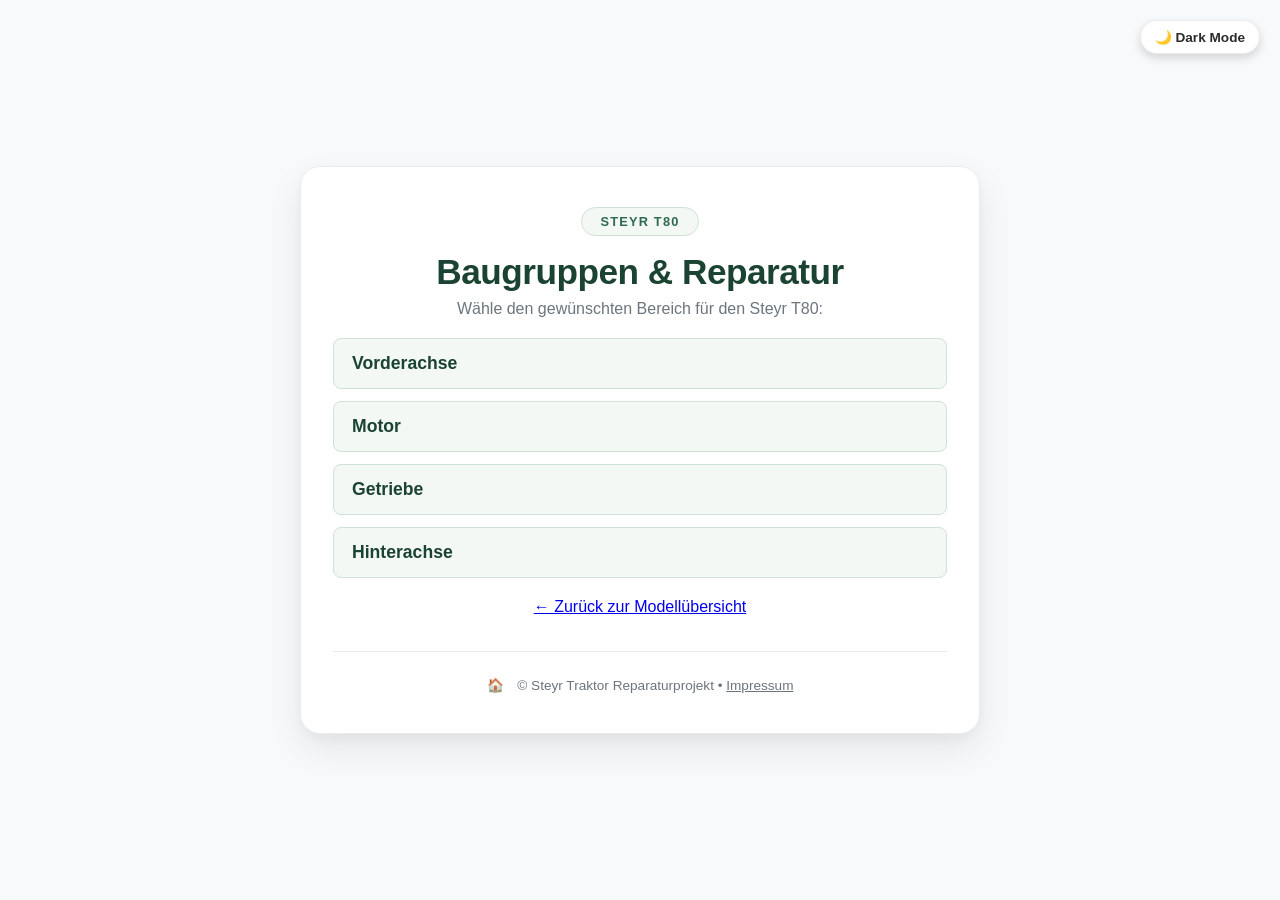
<file: t80.html>
<!DOCTYPE html>
<html lang="de">
<head>
    <meta charset="UTF-8">
    <meta name="viewport" content="width=device-width, initial-scale=1.0">
    <title>Steyr T80 - Baugruppen</title>
    <link rel="stylesheet" href="style.css">
</head>
<body>

     <button id="theme-toggle" class="theme-toggle-btn">🌙 Dark Mode</button>
    
    <!-- Steyr Traktor-Regen -->
    <div class="steyr-rain">
        <span class="steyr-drop" style="left: 3%; animation-duration: 7s; animation-delay: 0s;">🚜</span>
        <span class="steyr-drop" style="left: 8%; animation-duration: 11s; animation-delay: 3s;">🚜</span>
        <span class="steyr-drop" style="left: 13%; animation-duration: 9s; animation-delay: 1s;">🚜</span>
        <span class="steyr-drop" style="left: 18%; animation-duration: 6s; animation-delay: 4s;">🚜</span>
        <span class="steyr-drop" style="left: 23%; animation-duration: 10s; animation-delay: 2s;">🚜</span>
        <span class="steyr-drop" style="left: 28%; animation-duration: 8s; animation-delay: 5s;">🚜</span>
        <span class="steyr-drop" style="left: 33%; animation-duration: 12s; animation-delay: 0s;">🚜</span>
        <span class="steyr-drop" style="left: 38%; animation-duration: 7s; animation-delay: 3s;">🚜</span>
        <span class="steyr-drop" style="left: 43%; animation-duration: 9s; animation-delay: 1s;">🚜</span>
        <span class="steyr-drop" style="left: 48%; animation-duration: 11s; animation-delay: 4s;">🚜</span>
        <span class="steyr-drop" style="left: 53%; animation-duration: 6s; animation-delay: 2s;">🚜</span>
        <span class="steyr-drop" style="left: 58%; animation-duration: 10s; animation-delay: 5s;">🚜</span>
        <span class="steyr-drop" style="left: 63%; animation-duration: 8s; animation-delay: 0s;">🚜</span>
        <span class="steyr-drop" style="left: 68%; animation-duration: 7s; animation-delay: 3s;">🚜</span>
        <span class="steyr-drop" style="left: 73%; animation-duration: 12s; animation-delay: 1s;">🚜</span>
        <span class="steyr-drop" style="left: 78%; animation-duration: 9s; animation-delay: 4s;">🚜</span>
        <span class="steyr-drop" style="left: 83%; animation-duration: 6s; animation-delay: 2s;">🚜</span>
        <span class="steyr-drop" style="left: 88%; animation-duration: 11s; animation-delay: 5s;">🚜</span>
        <span class="steyr-drop" style="left: 93%; animation-duration: 8s; animation-delay: 1s;">🚜</span>
        <span class="steyr-drop" style="left: 97%; animation-duration: 10s; animation-delay: 3s;">🚜</span>
    </div>

    <div class="container">
        <div class="header-section">
            <span class="badge">Steyr T80</span>
            <h1>Baugruppen & Reparatur</h1>
            <p class="subtitle">Wähle den gewünschten Bereich für den Steyr T80:</p>
        </div>

        <!-- 2-spaltiges Grid für die Baugruppen -->
        <div class="model-grid">
            <a href="t80-vorderachse.html" class="model-card">
                <h3>Vorderachse</h3>
            </a>
            <a href="motor.html" class="model-card">
                <h3>Motor</h3>
            </a>
            <a href="t80-getriebe.html" class="model-card">
                <h3>Getriebe</h3>
            </a>
            <a href="hinterachse.html" class="model-card">
                <h3>Hinterachse</h3>
            </a>
        </div>

        <div style="text-align: center; margin-top: 20px;">
            <a href="index.html" class="back-link">&larr; Zurück zur Modellübersicht</a>
        </div>
<div class="footer-section">
            <footer>
                <a href="index.html" style="color: inherit; text-decoration: none; margin-right: 10px;" title="Zur Hauptseite">🏠</a>
                &copy; Steyr Traktor Reparaturprojekt &bull; <a href="impressum.html" style="color: inherit;">Impressum</a>
            </footer>
        </div>
    </div>
     <script>
        const toggleBtn = document.getElementById('theme-toggle');
        const currentTheme = localStorage.getItem('theme');

        if (currentTheme === 'dark') {
            document.body.classList.add('dark-mode');
            toggleBtn.textContent = '☀️ Light Mode';
        }

        toggleBtn.addEventListener('click', () => {
            document.body.classList.toggle('dark-mode');
            
            let theme = 'light';
            if (document.body.classList.contains('dark-mode')) {
                theme = 'dark';
                toggleBtn.textContent = '☀️ Light Mode';
            } else {
                toggleBtn.textContent = '🌙 Dark Mode';
            }
            
            localStorage.setItem('theme', theme);
        });
    </script>
</body>
</html>
</file>
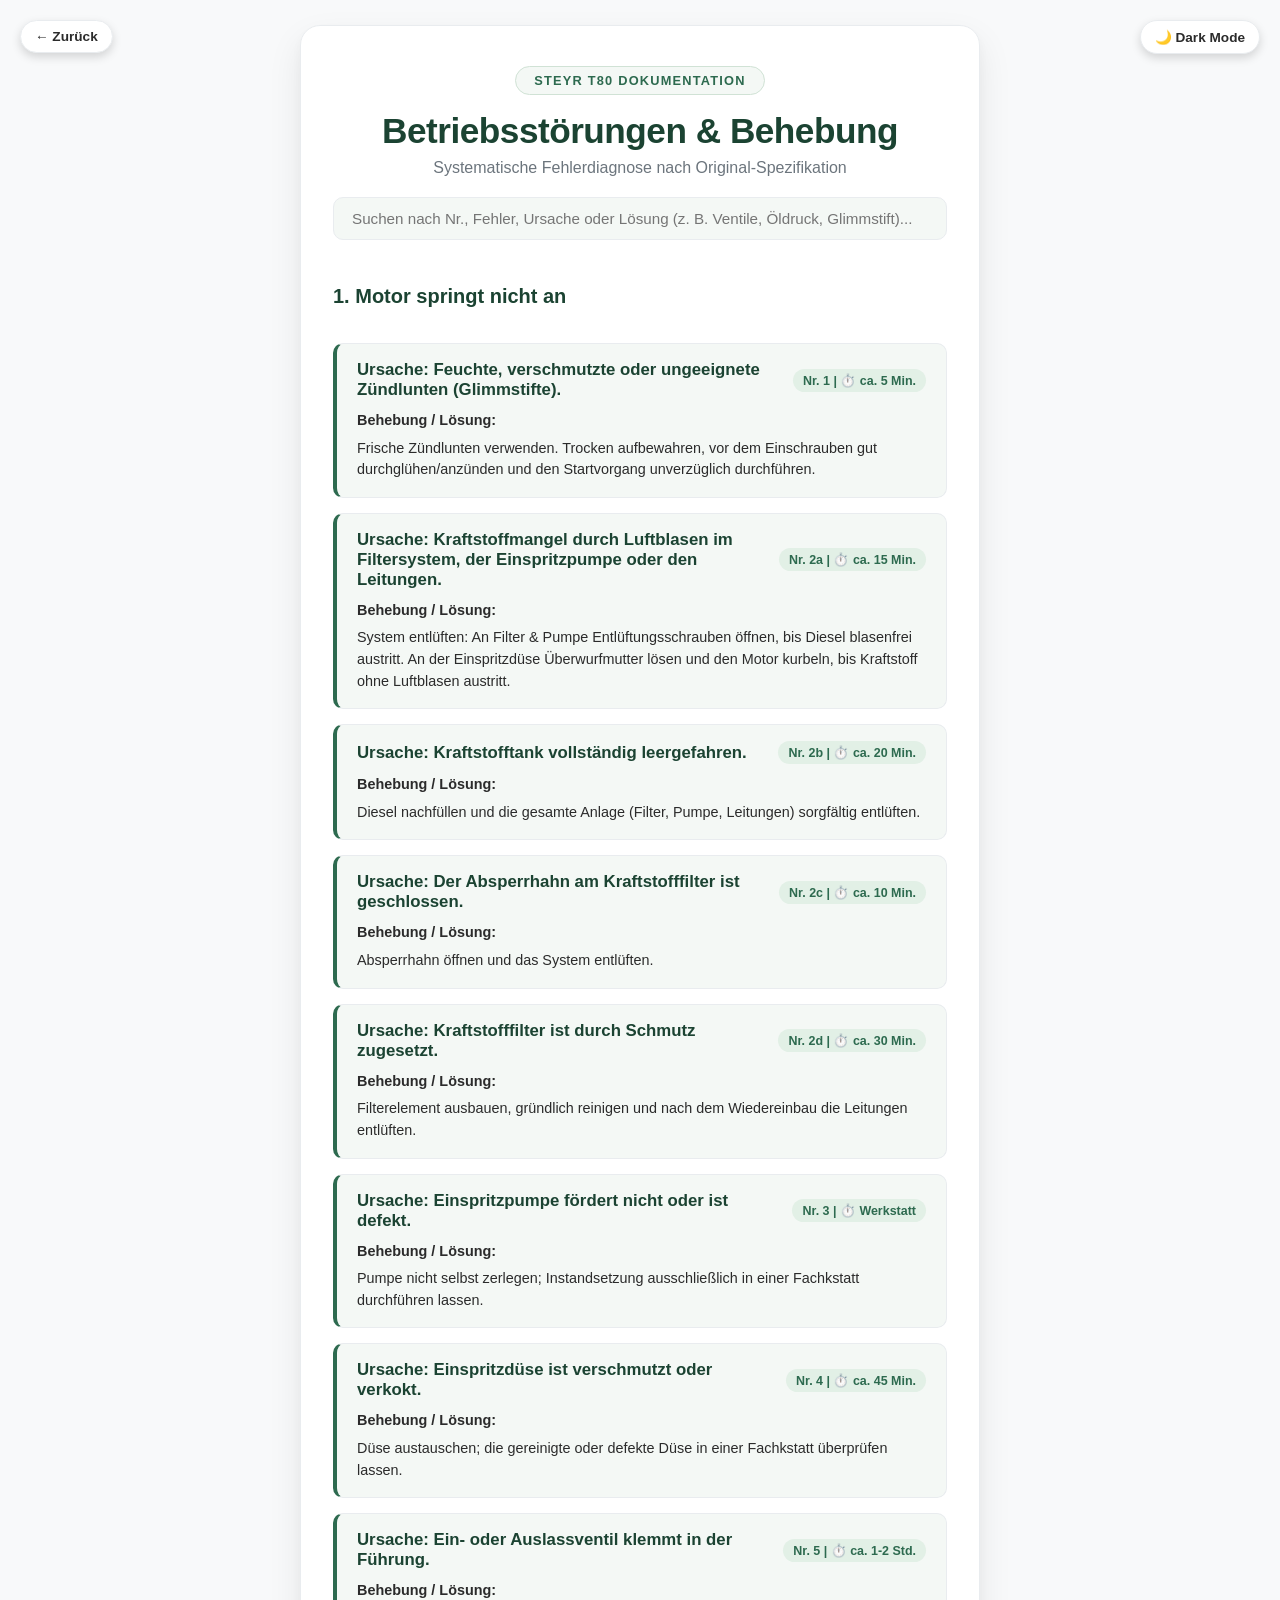
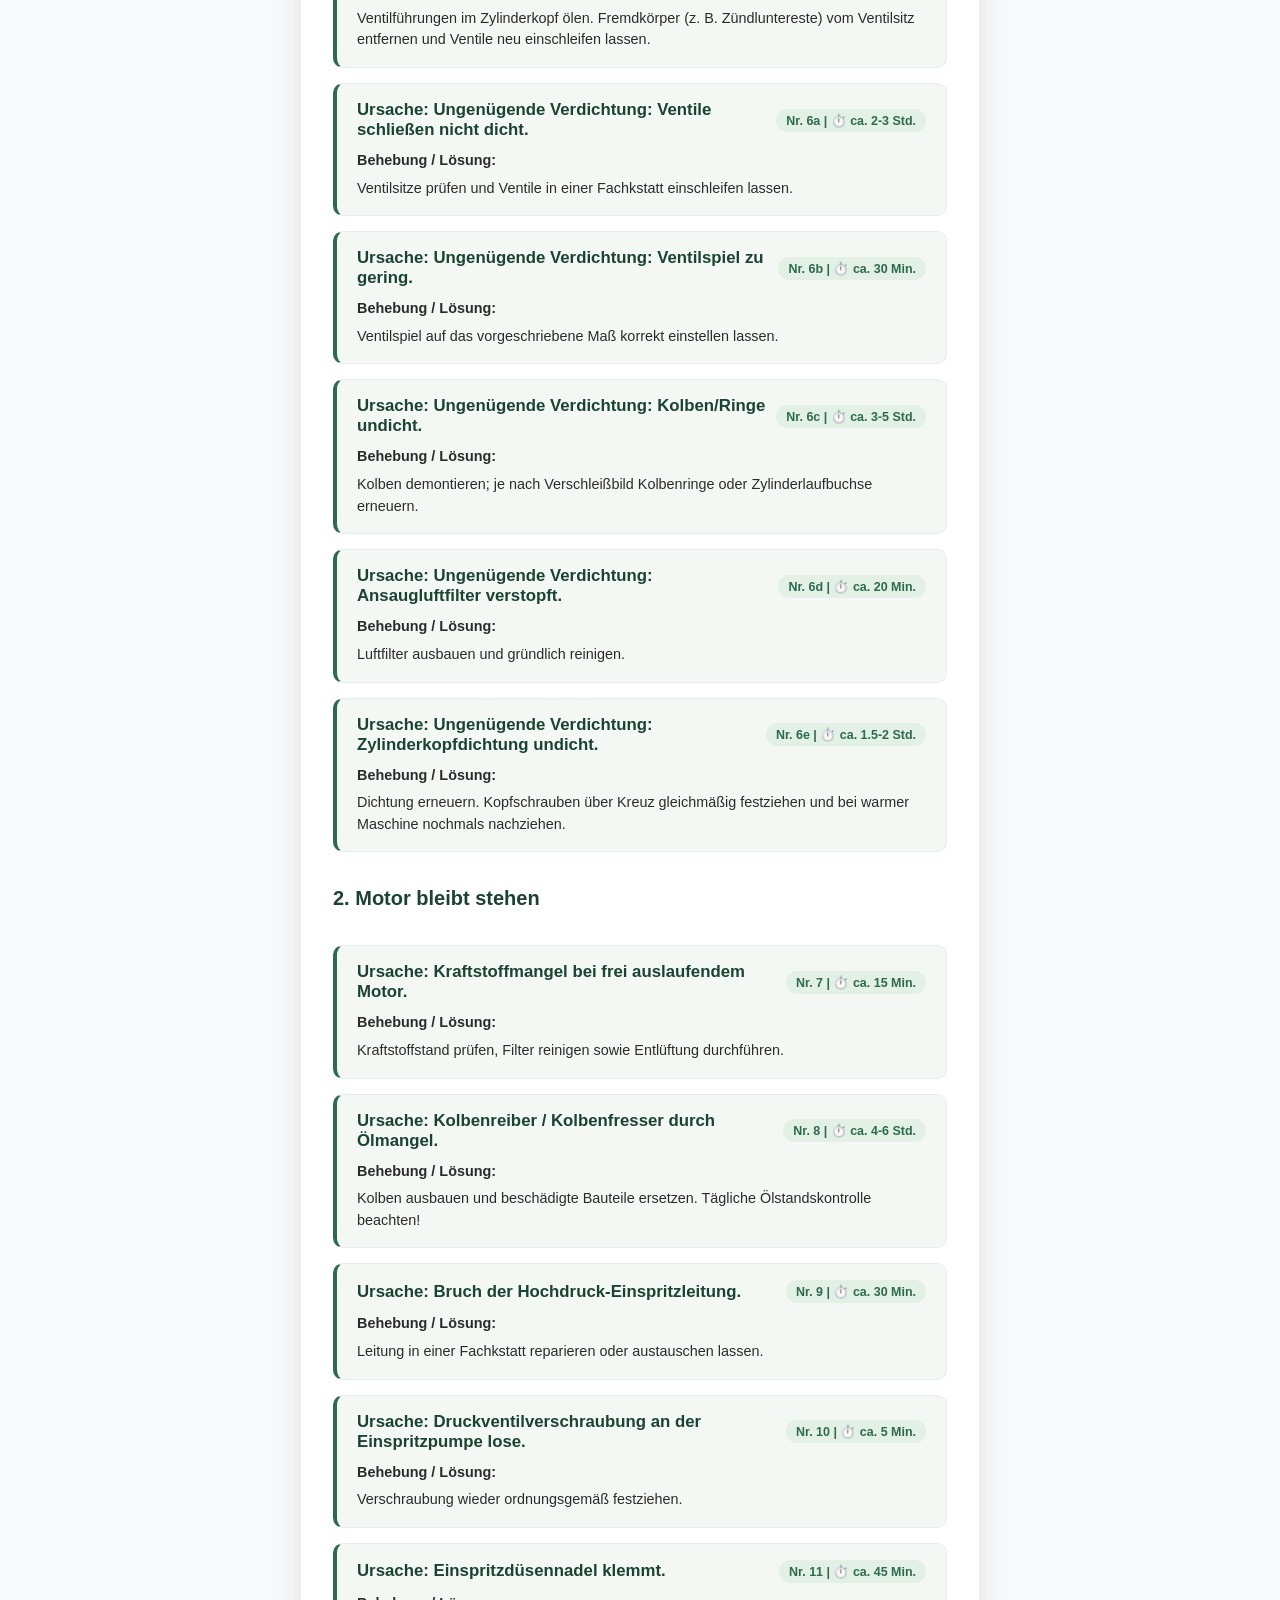
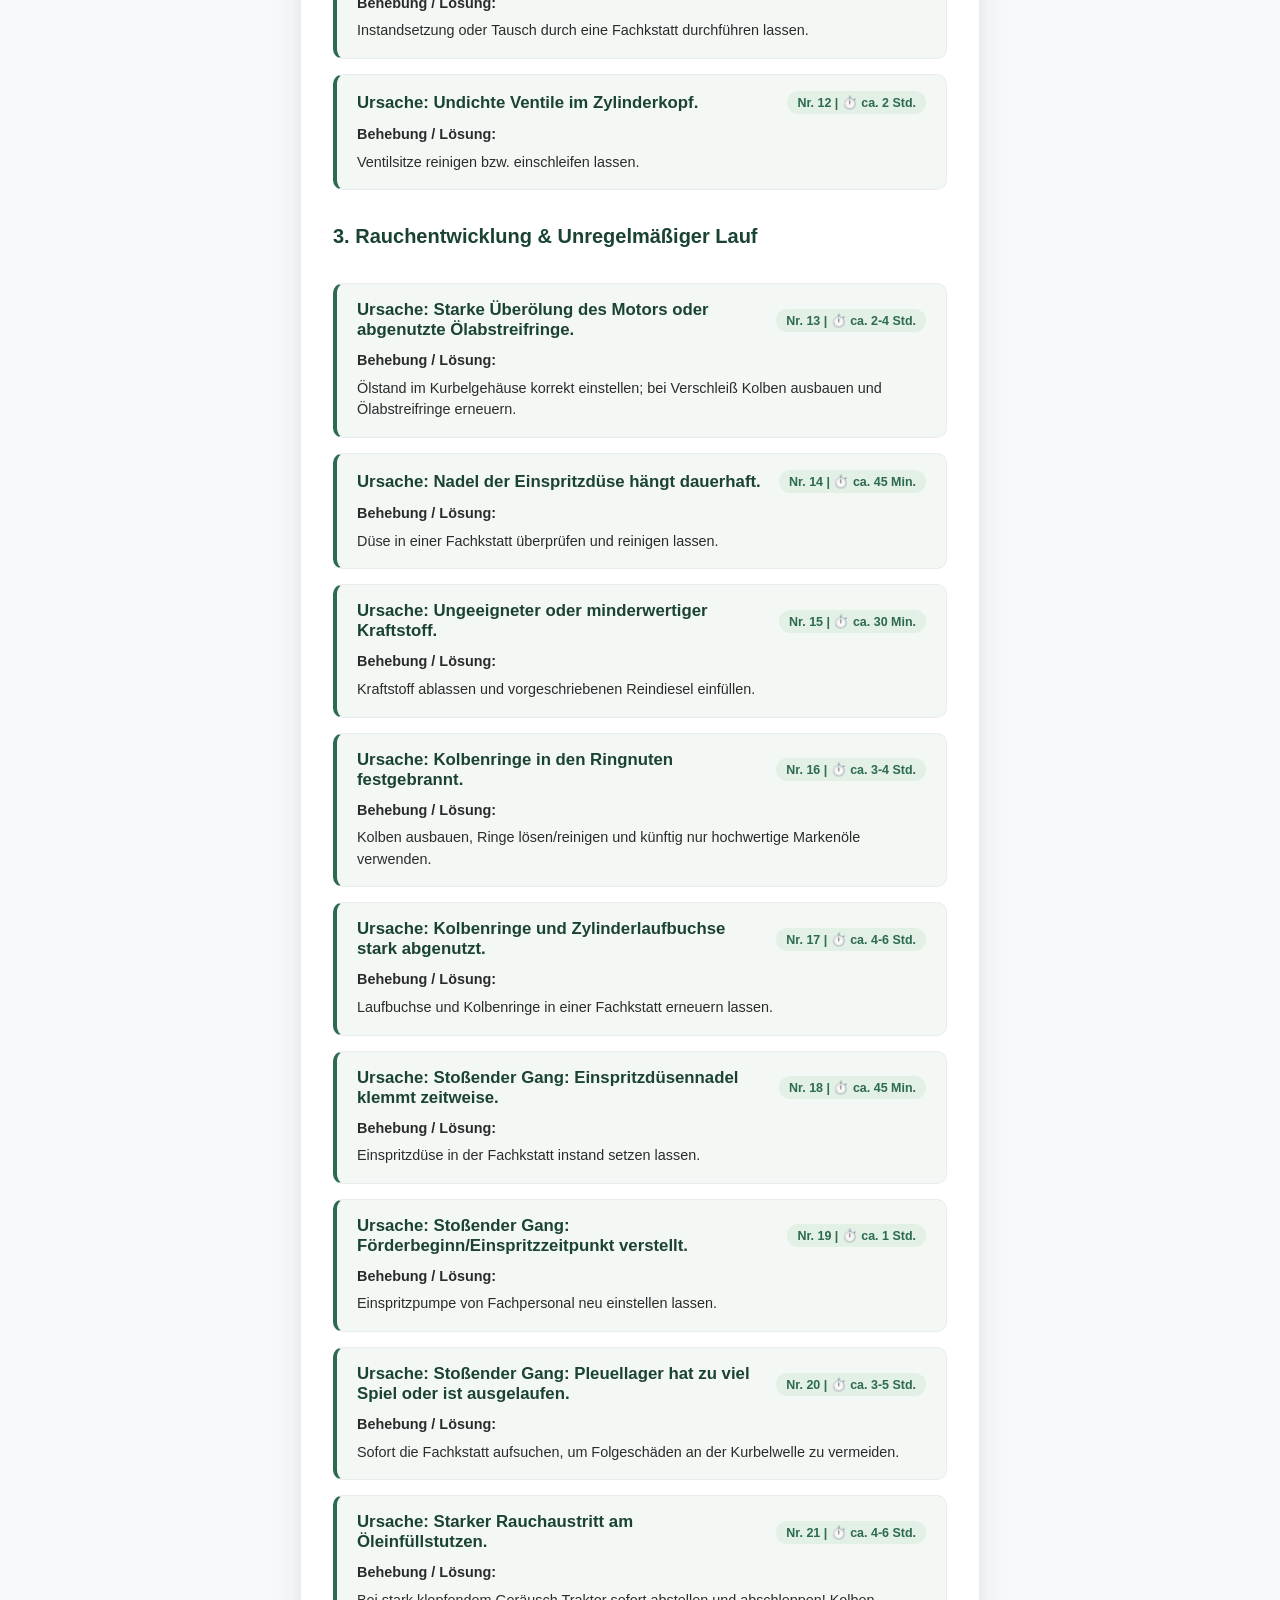
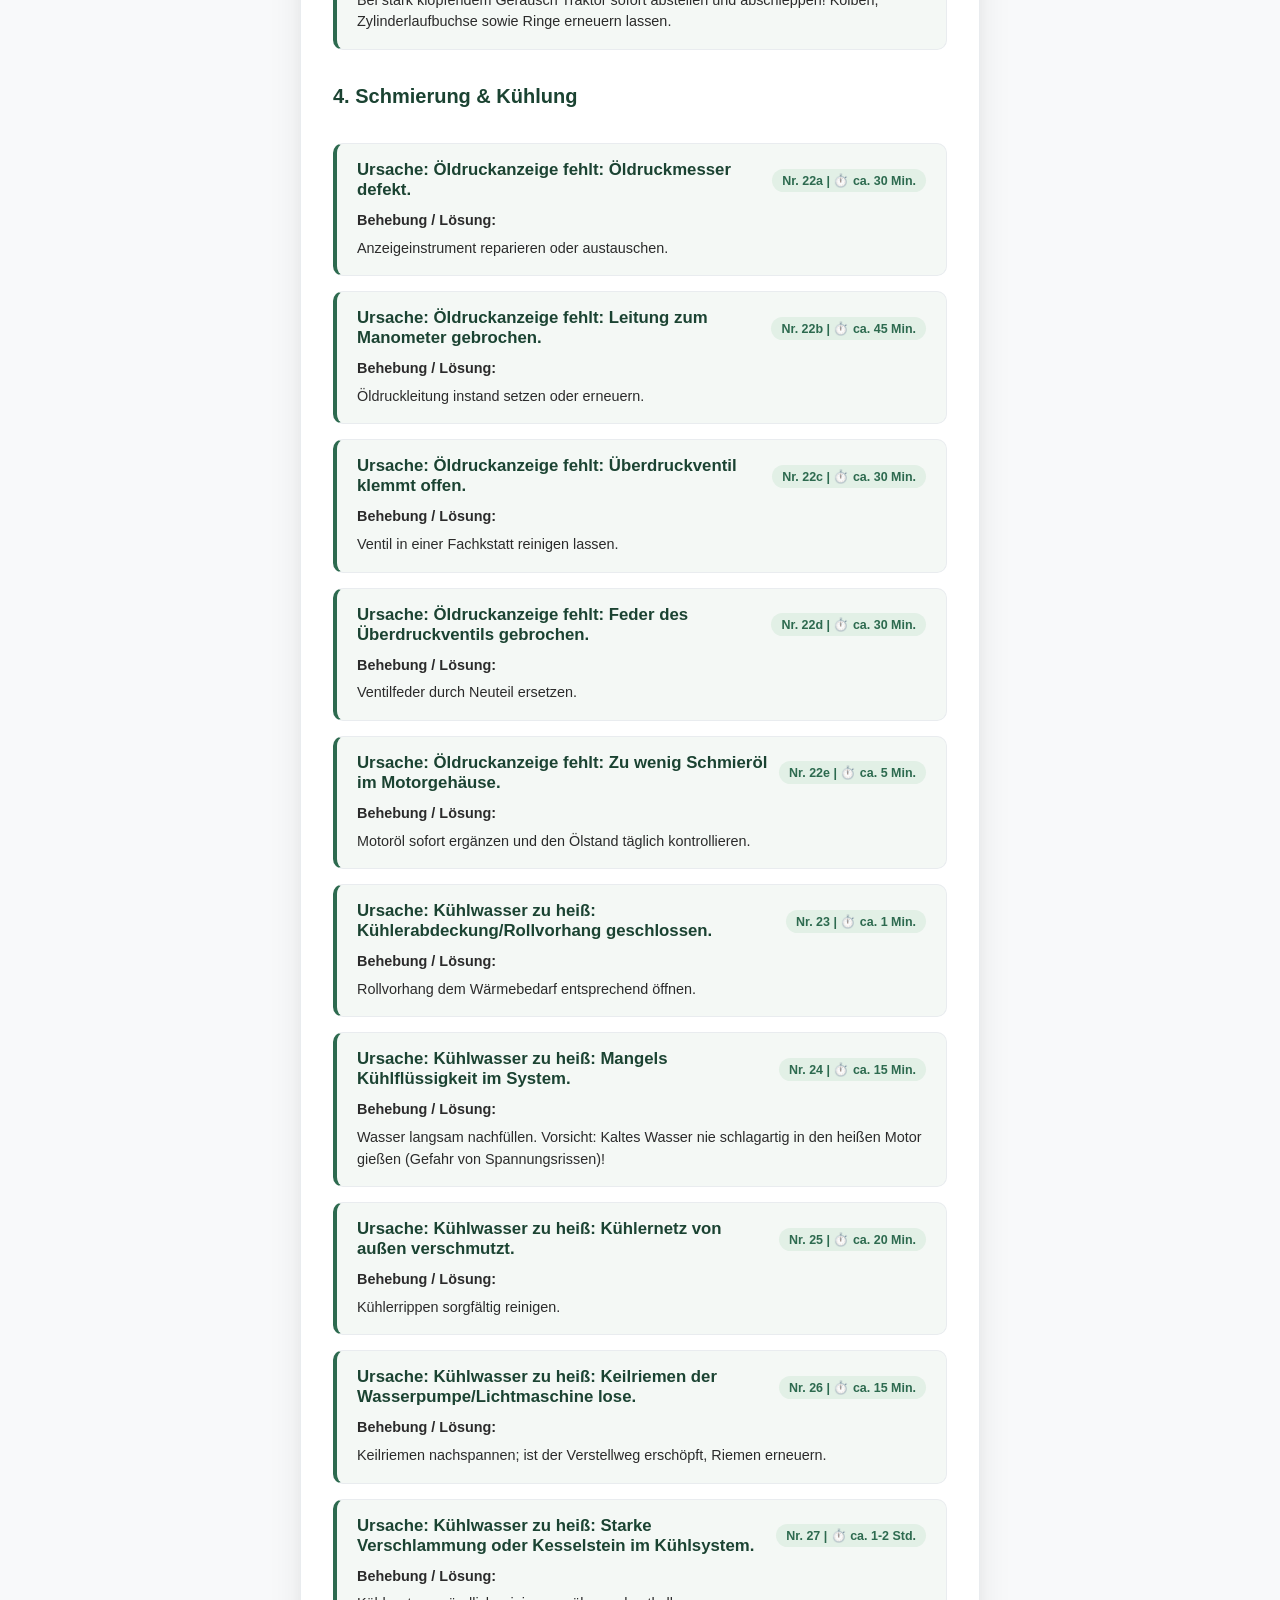
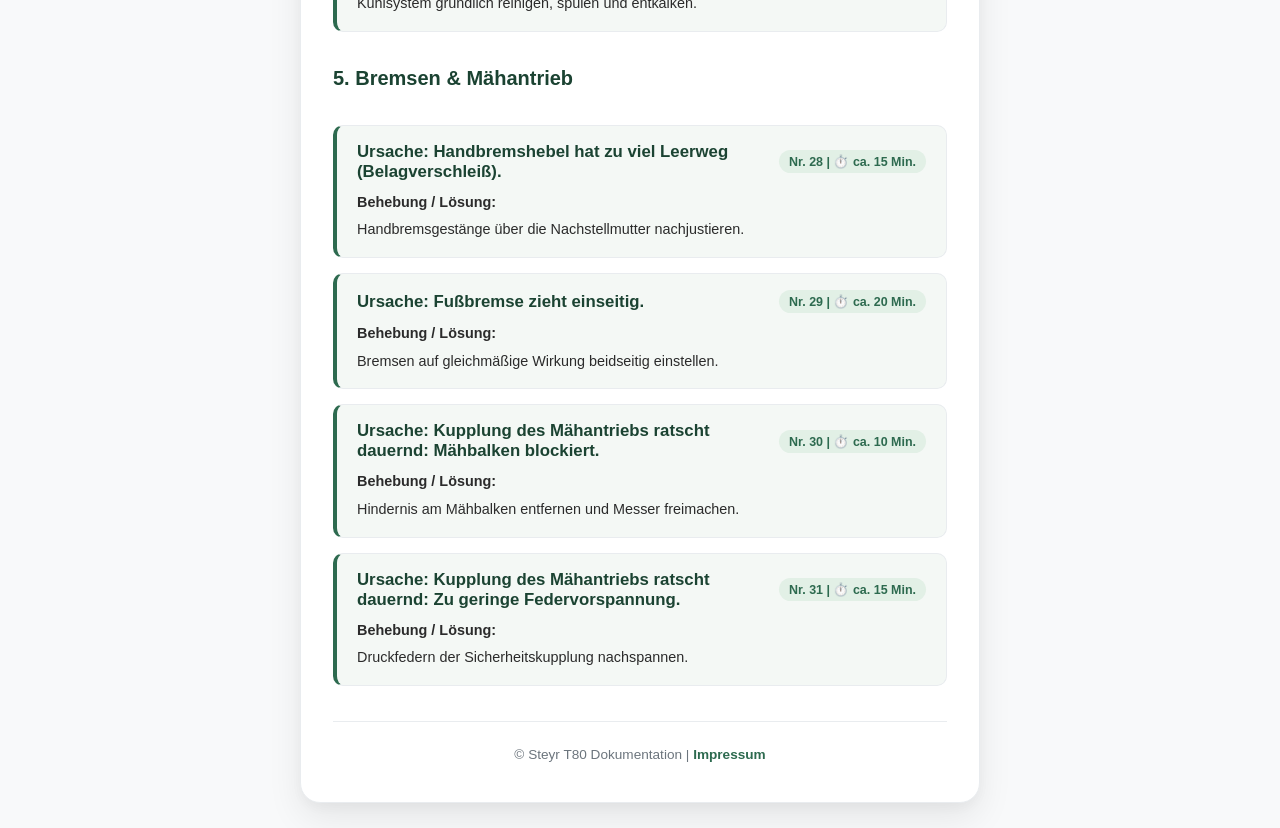
<file: troubleshooting.html>
<!DOCTYPE html>
<html lang="de">
<head>
  <meta charset="UTF-8">
  <meta name="viewport" content="width=device-width, initial-scale=1.0">
  <title>Steyr T80 - Betriebsstörungen & Behebung</title>
  <link rel="stylesheet" href="style.css">
</head>
<body>

  <!-- Traktor-Regen Container -->
  <div class="steyr-rain" id="tractorRainContainer"></div>

  <!-- Top Navigation (Zurück & Troubleshoot) -->
  <div class="top-nav-buttons">
    <a class="top-btn" onclick="history.back()">← Zurück</a>
    
  </div>

  <!-- Theme Toggle Button (Oben Rechts) -->
  <button class="theme-toggle-btn" id="themeToggleBtn">🌙 Dark Mode</button>

  <!-- Haupt-Container -->
  <div class="container">
    
    <div class="header-section">
      <span class="badge">Steyr T80 Dokumentation</span>
      <h1>Betriebsstörungen & Behebung</h1>
      <p class="subtitle">Systematische Fehlerdiagnose nach Original-Spezifikation</p>
    </div>

    <!-- Suchleiste -->
    <div class="search-container">
      <input type="text" id="searchInput" placeholder="Suchen nach Nr., Fehler, Ursache oder Lösung (z. B. Ventile, Öldruck, Glimmstift)...">
      <div class="search-results-popup" id="searchPopup"></div>
    </div>

    <!-- Troubleshooting Liste -->
    <div class="trouble-list" id="troubleshootingContainer"></div>

    <!-- Footer -->
    <div class="footer-section">
      <footer>
        <p>© Steyr T80 Dokumentation | <a id="openImpressum" style="color: var(--primary-green); text-decoration: none; font-weight: 600;">Impressum</a></p>
      </footer>
    </div>

  </div>

  <!-- Impressum Modal -->
  <div class="lightbox" id="impressumModal">
    <div class="container" style="max-width: 500px; padding: 25px; margin: auto;">
      <div style="display: flex; justify-content: space-between; align-items: center; margin-bottom: 15px;">
        <h3 style="color: var(--primary-dark); margin: 0;">Impressum</h3>
        <span id="closeImpressum" style="font-size: 1.5rem; cursor: pointer; color: var(--text-muted);">&times;</span>
      </div>
      <p style="font-size: 0.9rem; color: var(--text-main); margin-bottom: 10px;"><strong>Angaben zum Betreiber:</strong></p>
      <p style="font-size: 0.85rem; color: var(--text-muted); margin-bottom: 15px;">Dokumentations- und Instandhaltungs-Portal Steyr T80 Traktor.</p>
      <p style="font-size: 0.9rem; color: var(--text-main); margin-bottom: 10px;"><strong>Haftungsausschluss:</strong></p>
      <p style="font-size: 0.85rem; color: var(--text-muted);">Die Inhalte dienen ausschließlich als Informations- und Nachschlagewerk für Restaurierungs- und Wartungsarbeiten. Für Schäden bei unsachgemäßer Durchführung wird keine Haftung übernommen.</p>
    </div>
  </div>

<script>
/* ==========================================
   1. STEYR REGEN ANIMATION
   ========================================== */
function createTractorRain() {
  const container = document.getElementById('tractorRainContainer');
  if (!container) return;
  const tractorCount = 20;

  for (let i = 0; i < tractorCount; i++) {
    const tractor = document.createElement('div');
    tractor.className = 'steyr-drop';
    tractor.innerText = '🚜';
    
    const size = Math.random() * 16 + 20;
    const left = Math.random() * 100;
    const duration = Math.random() * 10 + 8;
    const delay = Math.random() * -20;

    tractor.style.fontSize = `${size}px`;
    tractor.style.left = `${left}%`;
    tractor.style.animationDuration = `${duration}s`;
    tractor.style.animationDelay = `${delay}s`;

    container.appendChild(tractor);
  }
}

/* ==========================================
   2. DARK / LIGHT MODE TOGGLE
   ========================================== */
const themeToggleBtn = document.getElementById('themeToggleBtn');
const currentTheme = localStorage.getItem('theme');

if (currentTheme === 'dark') {
  document.body.classList.add('dark-mode');
  if (themeToggleBtn) themeToggleBtn.innerText = '☀️ Light Mode';
}

if (themeToggleBtn) {
  themeToggleBtn.addEventListener('click', () => {
    document.body.classList.toggle('dark-mode');
    let isDark = document.body.classList.contains('dark-mode');
    localStorage.setItem('theme', isDark ? 'dark' : 'light');
    themeToggleBtn.innerText = isDark ? '☀️ Light Mode' : '🌙 Dark Mode';
  });
}

/* ==========================================
   3. IMPRESSUM MODAL LOGIK
   ========================================== */
const modal = document.getElementById('impressumModal');
const openBtn = document.getElementById('openImpressum');
const closeBtn = document.getElementById('closeImpressum');

if (openBtn && modal) openBtn.onclick = () => modal.style.display = 'flex';
if (closeBtn && modal) closeBtn.onclick = () => modal.style.display = 'none';
window.onclick = (e) => { if (e.target === modal) modal.style.display = 'none'; };

/* ==========================================
   4. TROUBLESHOOTING DATEN & RENDER-LOGIK
   ========================================== */
const troubleshootingData = [
  {
    category: "1. Motor springt nicht an",
    issues: [
      { nr: "1", time: "ca. 5 Min.", cause: "Feuchte, verschmutzte oder ungeeignete Zündlunten (Glimmstifte).", solution: "Frische Zündlunten verwenden. Trocken aufbewahren, vor dem Einschrauben gut durchglühen/anzünden und den Startvorgang unverzüglich durchführen." },
      { nr: "2a", time: "ca. 15 Min.", cause: "Kraftstoffmangel durch Luftblasen im Filtersystem, der Einspritzpumpe oder den Leitungen.", solution: "System entlüften: An Filter & Pumpe Entlüftungsschrauben öffnen, bis Diesel blasenfrei austritt. An der Einspritzdüse Überwurfmutter lösen und den Motor kurbeln, bis Kraftstoff ohne Luftblasen austritt." },
      { nr: "2b", time: "ca. 20 Min.", cause: "Kraftstofftank vollständig leergefahren.", solution: "Diesel nachfüllen und die gesamte Anlage (Filter, Pumpe, Leitungen) sorgfältig entlüften." },
      { nr: "2c", time: "ca. 10 Min.", cause: "Der Absperrhahn am Kraftstofffilter ist geschlossen.", solution: "Absperrhahn öffnen und das System entlüften." },
      { nr: "2d", time: "ca. 30 Min.", cause: "Kraftstofffilter ist durch Schmutz zugesetzt.", solution: "Filterelement ausbauen, gründlich reinigen und nach dem Wiedereinbau die Leitungen entlüften." },
      { nr: "3", time: "Werkstatt", cause: "Einspritzpumpe fördert nicht oder ist defekt.", solution: "Pumpe nicht selbst zerlegen; Instandsetzung ausschließlich in einer Fachkstatt durchführen lassen." },
      { nr: "4", time: "ca. 45 Min.", cause: "Einspritzdüse ist verschmutzt oder verkokt.", solution: "Düse austauschen; die gereinigte oder defekte Düse in einer Fachkstatt überprüfen lassen." },
      { nr: "5", time: "ca. 1-2 Std.", cause: "Ein- oder Auslassventil klemmt in der Führung.", solution: "Ventilführungen im Zylinderkopf ölen. Fremdkörper (z. B. Zündluntereste) vom Ventilsitz entfernen und Ventile neu einschleifen lassen." },
      { nr: "6a", time: "ca. 2-3 Std.", cause: "Ungenügende Verdichtung: Ventile schließen nicht dicht.", solution: "Ventilsitze prüfen und Ventile in einer Fachkstatt einschleifen lassen." },
      { nr: "6b", time: "ca. 30 Min.", cause: "Ungenügende Verdichtung: Ventilspiel zu gering.", solution: "Ventilspiel auf das vorgeschriebene Maß korrekt einstellen lassen." },
      { nr: "6c", time: "ca. 3-5 Std.", cause: "Ungenügende Verdichtung: Kolben/Ringe undicht.", solution: "Kolben demontieren; je nach Verschleißbild Kolbenringe oder Zylinderlaufbuchse erneuern." },
      { nr: "6d", time: "ca. 20 Min.", cause: "Ungenügende Verdichtung: Ansaugluftfilter verstopft.", solution: "Luftfilter ausbauen und gründlich reinigen." },
      { nr: "6e", time: "ca. 1.5-2 Std.", cause: "Ungenügende Verdichtung: Zylinderkopfdichtung undicht.", solution: "Dichtung erneuern. Kopfschrauben über Kreuz gleichmäßig festziehen und bei warmer Maschine nochmals nachziehen." }
    ]
  },
  {
    category: "2. Motor bleibt stehen",
    issues: [
      { nr: "7", time: "ca. 15 Min.", cause: "Kraftstoffmangel bei frei auslaufendem Motor.", solution: "Kraftstoffstand prüfen, Filter reinigen sowie Entlüftung durchführen." },
      { nr: "8", time: "ca. 4-6 Std.", cause: "Kolbenreiber / Kolbenfresser durch Ölmangel.", solution: "Kolben ausbauen und beschädigte Bauteile ersetzen. Tägliche Ölstandskontrolle beachten!" },
      { nr: "9", time: "ca. 30 Min.", cause: "Bruch der Hochdruck-Einspritzleitung.", solution: "Leitung in einer Fachkstatt reparieren oder austauschen lassen." },
      { nr: "10", time: "ca. 5 Min.", cause: "Druckventilverschraubung an der Einspritzpumpe lose.", solution: "Verschraubung wieder ordnungsgemäß festziehen." },
      { nr: "11", time: "ca. 45 Min.", cause: "Einspritzdüsennadel klemmt.", solution: "Instandsetzung oder Tausch durch eine Fachkstatt durchführen lassen." },
      { nr: "12", time: "ca. 2 Std.", cause: "Undichte Ventile im Zylinderkopf.", solution: "Ventilsitze reinigen bzw. einschleifen lassen." }
    ]
  },
  {
    category: "3. Rauchentwicklung & Unregelmäßiger Lauf",
    issues: [
      { nr: "13", time: "ca. 2-4 Std.", cause: "Starke Überölung des Motors oder abgenutzte Ölabstreifringe.", solution: "Ölstand im Kurbelgehäuse korrekt einstellen; bei Verschleiß Kolben ausbauen und Ölabstreifringe erneuern." },
      { nr: "14", time: "ca. 45 Min.", cause: "Nadel der Einspritzdüse hängt dauerhaft.", solution: "Düse in einer Fachkstatt überprüfen und reinigen lassen." },
      { nr: "15", time: "ca. 30 Min.", cause: "Ungeeigneter oder minderwertiger Kraftstoff.", solution: "Kraftstoff ablassen und vorgeschriebenen Reindiesel einfüllen." },
      { nr: "16", time: "ca. 3-4 Std.", cause: "Kolbenringe in den Ringnuten festgebrannt.", solution: "Kolben ausbauen, Ringe lösen/reinigen und künftig nur hochwertige Markenöle verwenden." },
      { nr: "17", time: "ca. 4-6 Std.", cause: "Kolbenringe und Zylinderlaufbuchse stark abgenutzt.", solution: "Laufbuchse und Kolbenringe in einer Fachkstatt erneuern lassen." },
      { nr: "18", time: "ca. 45 Min.", cause: "Stoßender Gang: Einspritzdüsennadel klemmt zeitweise.", solution: "Einspritzdüse in der Fachkstatt instand setzen lassen." },
      { nr: "19", time: "ca. 1 Std.", cause: "Stoßender Gang: Förderbeginn/Einspritzzeitpunkt verstellt.", solution: "Einspritzpumpe von Fachpersonal neu einstellen lassen." },
      { nr: "20", time: "ca. 3-5 Std.", cause: "Stoßender Gang: Pleuellager hat zu viel Spiel oder ist ausgelaufen.", solution: "Sofort die Fachkstatt aufsuchen, um Folgeschäden an der Kurbelwelle zu vermeiden." },
      { nr: "21", time: "ca. 4-6 Std.", cause: "Starker Rauchaustritt am Öleinfüllstutzen.", solution: "Bei stark klopfendem Geräusch Traktor sofort abstellen und abschleppen! Kolben, Zylinderlaufbuchse sowie Ringe erneuern lassen." }
    ]
  },
  {
    category: "4. Schmierung & Kühlung",
    issues: [
      { nr: "22a", time: "ca. 30 Min.", cause: "Öldruckanzeige fehlt: Öldruckmesser defekt.", solution: "Anzeigeinstrument reparieren oder austauschen." },
      { nr: "22b", time: "ca. 45 Min.", cause: "Öldruckanzeige fehlt: Leitung zum Manometer gebrochen.", solution: "Öldruckleitung instand setzen oder erneuern." },
      { nr: "22c", time: "ca. 30 Min.", cause: "Öldruckanzeige fehlt: Überdruckventil klemmt offen.", solution: "Ventil in einer Fachkstatt reinigen lassen." },
      { nr: "22d", time: "ca. 30 Min.", cause: "Öldruckanzeige fehlt: Feder des Überdruckventils gebrochen.", solution: "Ventilfeder durch Neuteil ersetzen." },
      { nr: "22e", time: "ca. 5 Min.", cause: "Öldruckanzeige fehlt: Zu wenig Schmieröl im Motorgehäuse.", solution: "Motoröl sofort ergänzen und den Ölstand täglich kontrollieren." },
      { nr: "23", time: "ca. 1 Min.", cause: "Kühlwasser zu heiß: Kühlerabdeckung/Rollvorhang geschlossen.", solution: "Rollvorhang dem Wärmebedarf entsprechend öffnen." },
      { nr: "24", time: "ca. 15 Min.", cause: "Kühlwasser zu heiß: Mangels Kühlflüssigkeit im System.", solution: "Wasser langsam nachfüllen. Vorsicht: Kaltes Wasser nie schlagartig in den heißen Motor gießen (Gefahr von Spannungsrissen)!" },
      { nr: "25", time: "ca. 20 Min.", cause: "Kühlwasser zu heiß: Kühlernetz von außen verschmutzt.", solution: "Kühlerrippen sorgfältig reinigen." },
      { nr: "26", time: "ca. 15 Min.", cause: "Kühlwasser zu heiß: Keilriemen der Wasserpumpe/Lichtmaschine lose.", solution: "Keilriemen nachspannen; ist der Verstellweg erschöpft, Riemen erneuern." },
      { nr: "27", time: "ca. 1-2 Std.", cause: "Kühlwasser zu heiß: Starke Verschlammung oder Kesselstein im Kühlsystem.", solution: "Kühlsystem gründlich reinigen, spülen und entkalken." }
    ]
  },
  {
    category: "5. Bremsen & Mähantrieb",
    issues: [
      { nr: "28", time: "ca. 15 Min.", cause: "Handbremshebel hat zu viel Leerweg (Belagverschleiß).", solution: "Handbremsgestänge über die Nachstellmutter nachjustieren." },
      { nr: "29", time: "ca. 20 Min.", cause: "Fußbremse zieht einseitig.", solution: "Bremsen auf gleichmäßige Wirkung beidseitig einstellen." },
      { nr: "30", time: "ca. 10 Min.", cause: "Kupplung des Mähantriebs ratscht dauernd: Mähbalken blockiert.", solution: "Hindernis am Mähbalken entfernen und Messer freimachen." },
      { nr: "31", time: "ca. 15 Min.", cause: "Kupplung des Mähantriebs ratscht dauernd: Zu geringe Federvorspannung.", solution: "Druckfedern der Sicherheitskupplung nachspannen." }
    ]
  }
];

function renderTroubleshooting(filter = "") {
  const container = document.getElementById('troubleshootingContainer');
  container.innerHTML = "";

  const query = filter.toLowerCase().trim();
  let hasResults = false;

  troubleshootingData.forEach(cat => {
    const matchingIssues = cat.issues.filter(item => 
      item.nr.toLowerCase().includes(query) ||
      item.time.toLowerCase().includes(query) ||
      item.cause.toLowerCase().includes(query) ||
      item.solution.toLowerCase().includes(query) ||
      cat.category.toLowerCase().includes(query)
    );

    if (matchingIssues.length > 0) {
      hasResults = true;

      const catHeader = document.createElement('h2');
      catHeader.className = 'section-title';
      catHeader.style.marginTop = '20px';
      catHeader.innerText = cat.category;
      container.appendChild(catHeader);

      matchingIssues.forEach(item => {
        const card = document.createElement('div');
        card.className = 'trouble-card';
        card.innerHTML = `
          <div class="trouble-header">
            <h3>Ursache: ${item.cause}</h3>
            <span class="time-tag">Nr. ${item.nr} | ⏱️ ${item.time}</span>
          </div>
          <p><strong>Behebung / Lösung:</strong></p>
          <p>${item.solution}</p>
        `;
        container.appendChild(card);
      });
    }
  });

  if (!hasResults) {
    container.innerHTML = `<div class="search-no-results">Keine passenden Störungen für "${filter}" gefunden.</div>`;
  }
}

// Such-EventListener
const searchInput = document.getElementById('searchInput');
if (searchInput) {
  searchInput.addEventListener('input', (e) => {
    renderTroubleshooting(e.target.value);
  });
}

// Init
createTractorRain();
renderTroubleshooting();
</script>
</body>
</html>
</file>
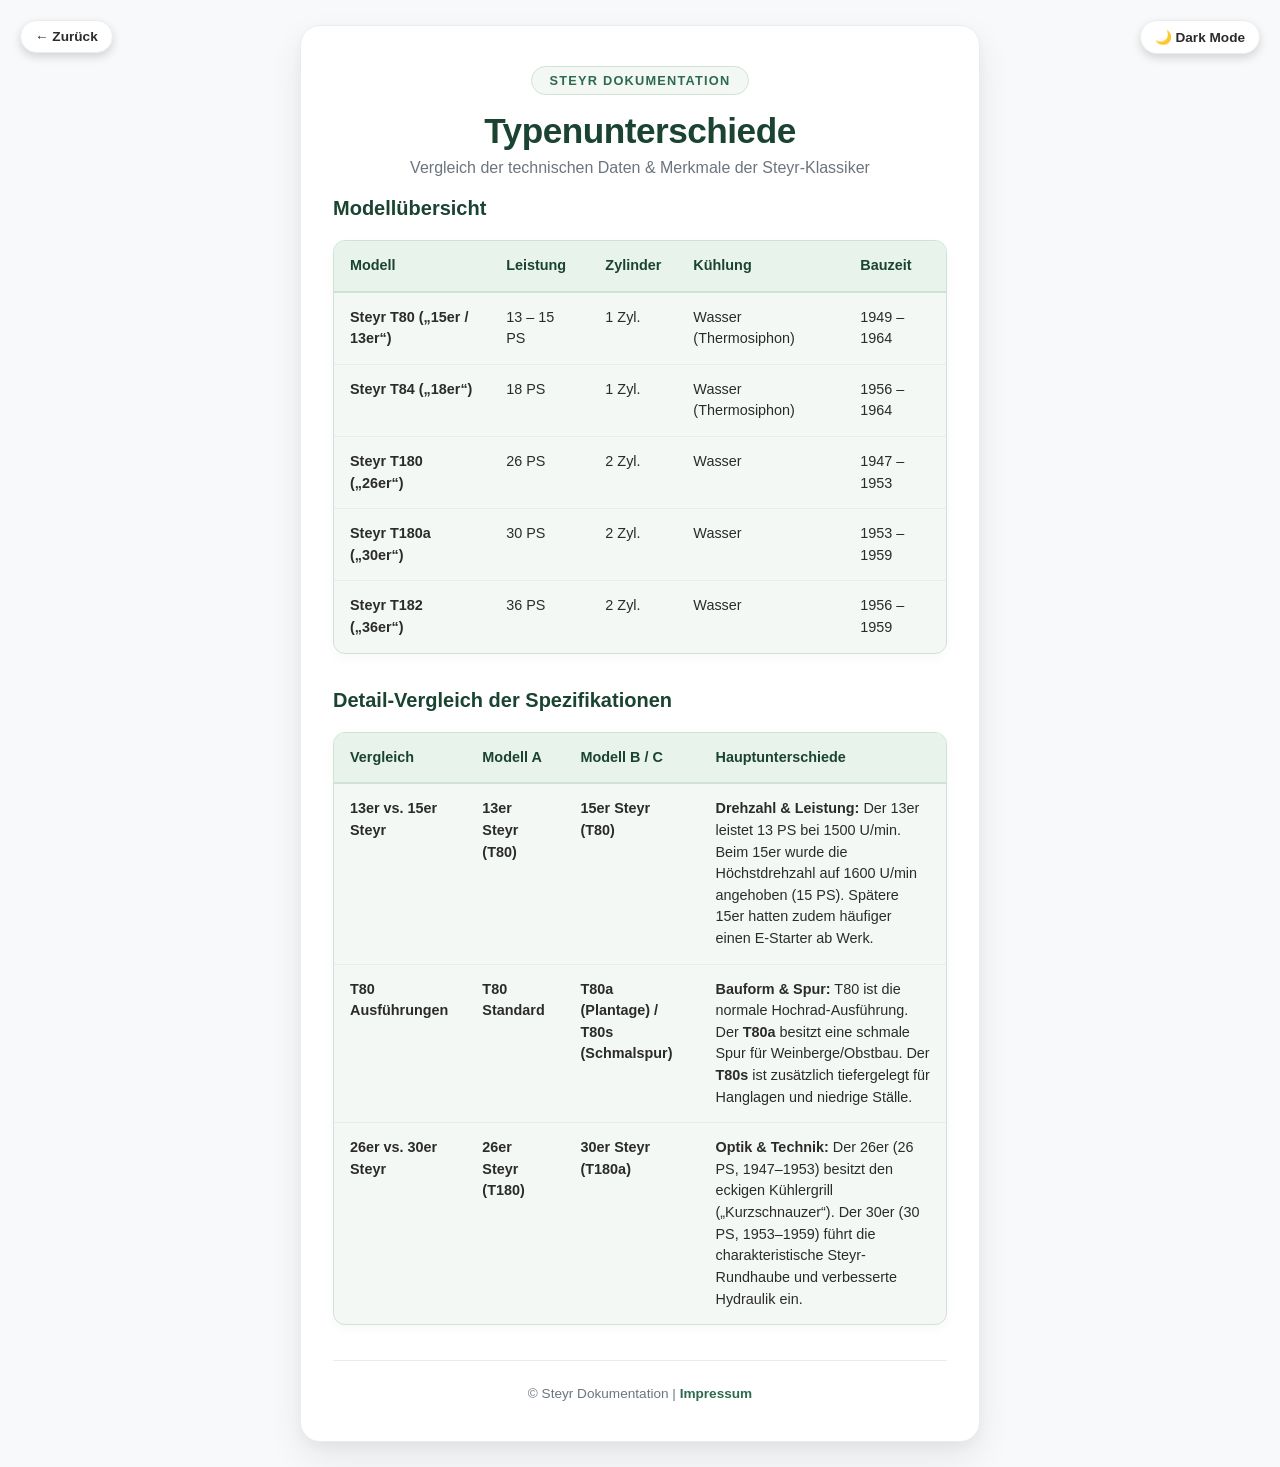
<file: typenunterschiede.html>
<!DOCTYPE html>
<html lang="de">
<head>
  <meta charset="UTF-8">
  <meta name="viewport" content="width=device-width, initial-scale=1.0">
  <title>Steyr Traktoren - Typenunterschiede</title>
  <link rel="stylesheet" href="style.css">
</head>
<body>

  <!-- Traktor-Regen Container -->
  <div class="steyr-rain" id="tractorRainContainer"></div>

  <!-- Top Navigation -->
  <div class="top-nav-buttons">
    <a class="top-btn" onclick="history.back()">← Zurück</a>
  </div>

  <!-- Theme Toggle Button -->
  <button class="theme-toggle-btn" id="themeToggleBtn">🌙 Dark Mode</button>

  <!-- Haupt-Container -->
  <div class="container">
    
    <div class="header-section">
      <span class="badge">Steyr Dokumentation</span>
      <h1>Typenunterschiede</h1>
      <p class="subtitle">Vergleich der technischen Daten & Merkmale der Steyr-Klassiker</p>
    </div>

    <!-- Übersichtstabelle: Grundmodelle -->
    <div class="section-title">Modellübersicht</div>
    <div class="compare-table-wrapper">
      <table class="compare-table">
        <thead>
          <tr>
            <th>Modell</th>
            <th>Leistung</th>
            <th>Zylinder</th>
            <th>Kühlung</th>
            <th>Bauzeit</th>
          </tr>
        </thead>
        <tbody>
          <tr>
            <td class="model-highlight">Steyr T80 („15er / 13er“)</td>
            <td>13 – 15 PS</td>
            <td>1 Zyl.</td>
            <td>Wasser (Thermosiphon)</td>
            <td>1949 – 1964</td>
          </tr>
          <tr>
            <td class="model-highlight">Steyr T84 („18er“)</td>
            <td>18 PS</td>
            <td>1 Zyl.</td>
            <td>Wasser (Thermosiphon)</td>
            <td>1956 – 1964</td>
          </tr>
          <tr>
            <td class="model-highlight">Steyr T180 („26er“)</td>
            <td>26 PS</td>
            <td>2 Zyl.</td>
            <td>Wasser</td>
            <td>1947 – 1953</td>
          </tr>
          <tr>
            <td class="model-highlight">Steyr T180a („30er“)</td>
            <td>30 PS</td>
            <td>2 Zyl.</td>
            <td>Wasser</td>
            <td>1953 – 1959</td>
          </tr>
          <tr>
            <td class="model-highlight">Steyr T182 („36er“)</td>
            <td>36 PS</td>
            <td>2 Zyl.</td>
            <td>Wasser</td>
            <td>1956 – 1959</td>
          </tr>
        </tbody>
      </table>
    </div>

    <!-- Detail-Vergleich der Modellvarianten -->
    <div class="section-title" style="margin-top: 35px;">Detail-Vergleich der Spezifikationen</div>
    <div class="compare-table-wrapper">
      <table class="compare-table">
        <thead>
          <tr>
            <th>Vergleich</th>
            <th>Modell A</th>
            <th>Modell B / C</th>
            <th>Hauptunterschiede</th>
          </tr>
        </thead>
        <tbody>
          <tr>
            <td class="model-highlight">13er vs. 15er Steyr</td>
            <td><strong>13er Steyr (T80)</strong></td>
            <td><strong>15er Steyr (T80)</strong></td>
            <td>
              <strong>Drehzahl & Leistung:</strong> Der 13er leistet 13 PS bei 1500 U/min. Beim 15er wurde die Höchstdrehzahl auf 1600 U/min angehoben (15 PS). Spätere 15er hatten zudem häufiger einen E-Starter ab Werk.
            </td>
          </tr>
          <tr>
            <td class="model-highlight">T80 Ausführungen</td>
            <td><strong>T80 Standard</strong></td>
            <td><strong>T80a (Plantage) / T80s (Schmalspur)</strong></td>
            <td>
              <strong>Bauform & Spur:</strong> T80 ist die normale Hochrad-Ausführung. Der <strong>T80a</strong> besitzt eine schmale Spur für Weinberge/Obstbau. Der <strong>T80s</strong> ist zusätzlich tiefergelegt für Hanglagen und niedrige Ställe.
            </td>
          </tr>
          <tr>
            <td class="model-highlight">26er vs. 30er Steyr</td>
            <td><strong>26er Steyr (T180)</strong></td>
            <td><strong>30er Steyr (T180a)</strong></td>
            <td>
              <strong>Optik & Technik:</strong> Der 26er (26 PS, 1947–1953) besitzt den eckigen Kühlergrill („Kurzschnauzer“). Der 30er (30 PS, 1953–1959) führt die charakteristische Steyr-Rundhaube und verbesserte Hydraulik ein.
            </td>
          </tr>
        </tbody>
      </table>
    </div>

    <!-- Footer -->
    <div class="footer-section">
      <footer>
        <p>© Steyr Dokumentation | <a id="openImpressum" style="color: var(--primary-green); text-decoration: none; font-weight: 600; cursor: pointer;">Impressum</a></p>
      </footer>
    </div>

  </div>

  <!-- Impressum Modal -->
  <div class="lightbox" id="impressumModal">
    <div class="container" style="max-width: 500px; padding: 25px; margin: auto;">
      <div style="display: flex; justify-content: space-between; align-items: center; margin-bottom: 15px;">
        <h3 style="color: var(--primary-dark); margin: 0;">Impressum</h3>
        <span id="closeImpressum" style="font-size: 1.5rem; cursor: pointer; color: var(--text-muted);">&times;</span>
      </div>
      <p style="font-size: 0.9rem; color: var(--text-main); margin-bottom: 10px;"><strong>Angaben zum Betreiber:</strong></p>
      <p style="font-size: 0.85rem; color: var(--text-muted); margin-bottom: 15px;">Dokumentations- und Instandhaltungs-Portal Steyr Traktoren.</p>
      <p style="font-size: 0.9rem; color: var(--text-main); margin-bottom: 10px;"><strong>Haftungsausschluss:</strong></p>
      <p style="font-size: 0.85rem; color: var(--text-muted);">Alle Angaben ohne Gewähr. Historische Daten basieren auf den offiziellen Steyr-Werksspezifikationen.</p>
    </div>
  </div>

  <script>
    /* 1. Traktor-Regen Animation */
    function createTractorRain() {
      const container = document.getElementById('tractorRainContainer');
      if (!container) return;
      for (let i = 0; i < 18; i++) {
        const tractor = document.createElement('div');
        tractor.className = 'steyr-drop';
        tractor.innerText = '🚜';
        tractor.style.fontSize = `${Math.random() * 16 + 20}px`;
        tractor.style.left = `${Math.random() * 100}%`;
        tractor.style.animationDuration = `${Math.random() * 10 + 8}s`;
        tractor.style.animationDelay = `${Math.random() * -20}s`;
        container.appendChild(tractor);
      }
    }

    /* 2. Dark / Light Mode Toggle */
    const themeToggleBtn = document.getElementById('themeToggleBtn');
    if (localStorage.getItem('theme') === 'dark') {
      document.body.classList.add('dark-mode');
      if (themeToggleBtn) themeToggleBtn.innerText = '☀️ Light Mode';
    }

    if (themeToggleBtn) {
      themeToggleBtn.addEventListener('click', () => {
        document.body.classList.toggle('dark-mode');
        let isDark = document.body.classList.contains('dark-mode');
        localStorage.setItem('theme', isDark ? 'dark' : 'light');
        themeToggleBtn.innerText = isDark ? '☀️ Light Mode' : '🌙 Dark Mode';
      });
    }

    /* 3. Impressum Modal Logik */
    const modal = document.getElementById('impressumModal');
    const openBtn = document.getElementById('openImpressum');
    const closeBtn = document.getElementById('closeImpressum');
    if (openBtn && modal) openBtn.onclick = () => modal.style.display = 'flex';
    if (closeBtn && modal) closeBtn.onclick = () => modal.style.display = 'none';
    window.onclick = (e) => { if (e.target === modal) modal.style.display = 'none'; };

    /* Initialisierung */
    createTractorRain();
  </script>
</body>
</html>
</file>
<file: style.css>
/* ==========================================
   1. THEME-VARIABLEN (LIGHT & DARK MODE)
   ========================================== */
:root {
    --bg-color: #f8f9fa;
    --card-bg: #ffffff;
    --card-sub-bg: #f4f8f5;
    --text-main: #2b2b2b;
    --text-muted: #6c757d;
    --border-color: #e9ecef;
    --card-border: #d0e2d5;
    --primary-green: #2d6a4f;
    --primary-dark: #1b4332;
    --accent-green: #52b788;
    --hover-bg: #e2f0e6;
    --table-header-bg: #e8f3ec;
}

body.dark-mode {
    --bg-color: #121212;
    --card-bg: #1e1e1e;
    --card-sub-bg: #2a2a2a;
    --text-main: #e0e0e0;
    --text-muted: #a0a0a0;
    --border-color: #333333;
    --card-border: #3d4f43;
    --primary-green: #52b788;
    --primary-dark: #74c69d;
    --accent-green: #40916c;
    --hover-bg: #2d3b32;
    --table-header-bg: #252525;
}

/* ==========================================
   2. BASE STYLES & CURSOR FIXES
   ========================================== */
* {
    box-sizing: border-box;
    margin: 0;
    padding: 0;
    font-family: -apple-system, BlinkMacSystemFont, "Segoe UI", Roboto, Helvetica, Arial, sans-serif;
}

html, body, *, *::before, *::after {
    cursor: auto !important;
}

body {
    background-color: var(--bg-color);
    color: var(--text-main);
    display: flex;
    justify-content: center;
    align-items: center;
    min-height: 100vh;
    padding: 25px 15px;
    position: relative;
    overflow-x: hidden;
    transition: background-color 0.3s ease, color 0.3s ease;
}

.container {
    background-color: var(--card-bg);
    border-radius: 20px;
    box-shadow: 0 15px 35px rgba(0, 0, 0, 0.08), 0 5px 15px rgba(0, 0, 0, 0.04);
    max-width: 680px;
    width: 100%;
    padding: 40px 32px;
    border: 1px solid var(--border-color);
    position: relative;
    z-index: 10;
}

a, button, input, img, .model-card, .search-result-item {
    cursor: pointer !important;
}

input[type="text"] {
    cursor: text !important;
}

img {
    max-width: 100%;
    height: auto;
    display: block;
    border-radius: 8px;
    transition: transform 0.2s ease, filter 0.2s ease;
}

img:hover {
    filter: brightness(0.95);
}

/* ==========================================
   3. HEADER, PROGRESS & SPECS STYLES
   ========================================== */
.header-section {
    text-align: center;
    margin-bottom: 20px;
}

.badge {
    display: inline-block;
    background-color: var(--card-sub-bg);
    color: var(--primary-green);
    font-size: 0.8rem;
    font-weight: 800;
    padding: 6px 18px;
    border-radius: 50px;
    text-transform: uppercase;
    letter-spacing: 1.2px;
    margin-bottom: 16px;
    border: 1px solid var(--card-border);
}

h1 {
    font-size: 2.2rem;
    color: var(--primary-dark);
    margin-bottom: 8px;
    font-weight: 800;
    letter-spacing: -0.5px;
}

.subtitle {
    font-size: 1rem;
    color: var(--text-muted);
    margin-bottom: 15px;
}

.progress-bar-container {
    width: 100%;
    background-color: var(--border-color);
    border-radius: 10px;
    height: 8px;
    overflow: hidden;
    margin: 15px 0 25px 0;
}

.progress-bar-fill {
    height: 100%;
    background-color: var(--primary-green);
    border-radius: 10px;
    transition: width 0.5s ease;
}

.specs-grid {
    display: grid;
    grid-template-columns: repeat(auto-fit, minmax(130px, 1fr));
    gap: 10px;
    margin-bottom: 25px;
}

.spec-card {
    background-color: var(--card-sub-bg);
    border: 1px solid var(--card-border);
    border-radius: 8px;
    padding: 10px 12px;
    text-align: center;
}

.spec-label {
    display: block;
    font-size: 0.75rem;
    color: var(--text-muted);
    text-transform: uppercase;
    font-weight: 600;
}

.spec-value {
    font-weight: 700;
    color: var(--primary-dark);
    font-size: 0.9rem;
    margin-top: 2px;
}

.intro-box {
    background-color: var(--card-sub-bg);
    border-left: 4px solid var(--primary-green);
    border-radius: 0 12px 12px 0;
    padding: 18px 20px;
    font-size: 1rem;
    line-height: 1.6;
    color: var(--text-main);
    margin-bottom: 30px;
}

.section-title {
    font-size: 1.25rem;
    color: var(--primary-dark);
    font-weight: 700;
    margin-bottom: 20px;
}

/* ==========================================
   4. MODELL-GRID (INDEX.HTML)
   ========================================== */
.model-grid {
    display: flex;
    flex-direction: column;
    gap: 12px;
    margin: 20px 0;
}

.model-card {
    display: block;
    padding: 14px 18px;
    background-color: var(--card-sub-bg);
    border: 1px solid var(--card-border);
    border-radius: 8px;
    text-decoration: none;
    color: var(--primary-dark);
    transition: all 0.2s ease-in-out;
}

.model-card:hover {
    background-color: var(--hover-bg);
    border-color: var(--primary-green);
    transform: translateY(-2px);
    box-shadow: 0 4px 8px rgba(0, 0, 0, 0.1);
}

.model-card h3 {
    margin: 0;
    font-size: 1.1rem;
    font-weight: 700;
    color: var(--primary-dark);
}

.model-card span {
    font-size: 0.9rem;
    color: var(--text-muted);
}

/* ==========================================
   5. SCHRITTE & BILD-FORMATIERUNGEN
   ========================================== */
.steps-list {
    display: flex;
    flex-direction: column;
    gap: 20px;
    margin-bottom: 30px;
}

.step-card {
    background-color: var(--card-sub-bg);
    border: 1px solid var(--border-color);
    border-radius: 14px;
    padding: 20px;
    box-shadow: 0 4px 12px rgba(0, 0, 0, 0.03);
    display: flex;
    flex-direction: column;
    overflow: hidden;
}

.step-card h3 {
    font-size: 1.05rem;
    color: var(--primary-dark);
    margin-bottom: 8px;
    font-weight: 700;
}

.step-card p {
    font-size: 0.9rem;
    color: var(--text-muted);
    line-height: 1.5;
    margin-bottom: 12px;
}

.step-card img {
    width: 100%;
    max-height: 320px;
    object-fit: cover;
    border-radius: 8px;
    border: 1px solid var(--border-color);
}

.hero-image-card {
    width: 100%;
    max-height: 350px;
    border-radius: 12px;
    overflow: hidden;
    margin: 20px 0;
    border: 1px solid var(--border-color);
    background-color: var(--card-sub-bg);
}

.hero-image-card img {
    width: 100%;
    height: 100%;
    object-fit: contain;
}

/* ==========================================
   6. LIGHTBOX OVERLAY
   ========================================== */
.lightbox {
    display: none;
    position: fixed;
    z-index: 2000;
    top: 0;
    left: 0;
    width: 100vw;
    height: 100vh;
    background: rgba(0, 0, 0, 0.85);
    justify-content: center;
    align-items: center;
    padding: 20px;
}

.lightbox img {
    max-width: 92vw;
    max-height: 90vh;
    border-radius: 10px;
    box-shadow: 0 10px 30px rgba(0, 0, 0, 0.5);
    object-fit: contain;
}

/* ==========================================
   7. TOP NAVIGATION & THEME TOGGLE
   ========================================== */
.top-nav-buttons {
    position: fixed;
    top: 20px;
    left: 20px;
    display: flex;
    flex-direction: column;  /* Ordnet die Buttons untereinander an */
    align-items: flex-start; /* Richtet die Buttons linksbündig aus */
    gap: 10px;
    z-index: 1000;
}

.top-btn {
    background-color: var(--card-bg);
    color: var(--text-main) !important;
    border: 1px solid var(--border-color);
    padding: 8px 14px;
    border-radius: 20px;
    font-size: 0.85rem;
    font-weight: 600;
    text-decoration: none;
    box-shadow: 0 4px 10px rgba(0, 0, 0, 0.15);
    transition: all 0.3s ease;
}

.top-btn:hover {
    border-color: var(--primary-green);
    transform: translateY(-2px);
}

.trouble-btn {
    background-color: var(--primary-green);
    color: #ffffff !important;
    border-color: var(--primary-dark);
}

.trouble-btn:hover {
    background-color: var(--primary-dark);
}

.theme-toggle-btn {
    position: fixed;
    top: 20px;
    right: 20px;
    background-color: var(--card-bg);
    color: var(--text-main);
    border: 1px solid var(--border-color);
    padding: 8px 14px;
    border-radius: 20px;
    font-size: 0.85rem;
    font-weight: 600;
    box-shadow: 0 4px 10px rgba(0, 0, 0, 0.15);
    z-index: 1000;
    transition: all 0.3s ease;
}

.theme-toggle-btn:hover {
    border-color: var(--primary-green);
}

/* ==========================================
   8. STEYR REGEN OVERLAY
   ========================================== */
.steyr-rain {
    position: fixed;
    top: 0;
    left: 0;
    width: 100vw;
    height: 100vh;
    pointer-events: none !important;
    z-index: 1;
    overflow: hidden;
}

.steyr-drop {
    position: absolute;
    top: -60px;
    font-size: 28px;
    opacity: 0.35;
    pointer-events: none !important;
    animation: fall linear infinite;
}

@keyframes fall {
    0% {
        transform: translateY(-10vh) rotate(0deg);
    }
    100% {
        transform: translateY(115vh) rotate(360deg);
    }
}

/* ==========================================
   9. SEARCH & POPUP STYLES
   ========================================== */
.search-container {
    position: relative;
    width: 100%;
    margin: 15px 0 25px 0;
}

.search-container input {
    width: 100%;
    padding: 12px 18px;
    font-size: 0.95rem;
    border-radius: 10px;
    border: 1px solid var(--border-color);
    background-color: var(--card-sub-bg);
    color: var(--text-main);
    outline: none;
    transition: border-color 0.2s ease, box-shadow 0.2s ease;
}

.search-container input:focus {
    border-color: var(--primary-green);
    box-shadow: 0 0 0 3px rgba(45, 106, 79, 0.15);
}

.search-results-popup {
    display: none;
    position: absolute;
    top: 100%;
    left: 0;
    right: 0;
    margin-top: 6px;
    background-color: var(--card-bg, #1e1e1e);
    border: 1px solid var(--border-color, #333);
    border-radius: 10px;
    box-shadow: 0 10px 25px rgba(0,0,0,0.3);
    z-index: 1000;
    max-height: 320px;
    overflow-y: auto;
}

.search-result-item {
    display: flex;
    flex-direction: column;
    padding: 10px 15px;
    text-decoration: none;
    color: var(--text-main, #fff);
    border-bottom: 1px solid var(--border-color, #333);
    transition: background-color 0.2s ease;
}

.search-result-item:last-child {
    border-bottom: none;
}

.search-result-item:hover {
    background-color: rgba(45, 106, 79, 0.2);
}

.search-result-category {
    font-size: 0.75rem;
    text-transform: uppercase;
    letter-spacing: 0.5px;
    color: #2d6a4f;
    font-weight: bold;
}

.search-result-title {
    font-size: 0.95rem;
    margin-top: 2px;
}

.search-no-results {
    padding: 15px;
    font-size: 0.9rem;
    opacity: 0.7;
    text-align: center;
}

/* ==========================================
   10. TROUBLESHOOTING CARDS
   ========================================== */
.trouble-list {
    display: flex;
    flex-direction: column;
    gap: 15px;
}

.trouble-card {
    background-color: var(--card-sub-bg);
    border: 1px solid var(--border-color);
    border-left: 4px solid var(--primary-green);
    border-radius: 10px;
    padding: 16px 20px;
}

.trouble-header {
    display: flex;
    justify-content: space-between;
    align-items: center;
    margin-bottom: 10px;
    gap: 10px;
}

.trouble-header h3 {
    font-size: 1.05rem;
    color: var(--primary-dark);
    margin: 0;
}

.time-tag {
    font-size: 0.78rem;
    background-color: var(--hover-bg);
    color: var(--primary-green);
    padding: 4px 10px;
    border-radius: 20px;
    font-weight: 700;
    white-space: nowrap;
}

.trouble-card p {
    font-size: 0.9rem;
    line-height: 1.5;
    margin-bottom: 6px;
    color: var(--text-main);
}

.trouble-card p:last-child {
    margin-bottom: 0;
}

/* ==========================================
   11. TABELLEN-STYLES (TYPENUNTERSCHIEDE)
   ========================================== */
.compare-table-wrapper {
    width: 100%;
    overflow-x: auto;
    margin: 20px 0 30px 0;
    border-radius: 12px;
    border: 1px solid var(--card-border);
    background-color: var(--card-sub-bg);
    box-shadow: 0 4px 12px rgba(0, 0, 0, 0.03);
}

.compare-table {
    width: 100%;
    border-collapse: collapse;
    text-align: left;
    font-size: 0.9rem;
}

.compare-table th, 
.compare-table td {
    padding: 14px 16px;
    border-bottom: 1px solid var(--border-color);
    color: var(--text-main);
    line-height: 1.5;
    vertical-align: top;
}

.compare-table th {
    background-color: var(--table-header-bg);
    color: var(--primary-dark);
    font-weight: 700;
    white-space: nowrap;
    border-bottom: 2px solid var(--card-border);
}

.compare-table tr:last-child td {
    border-bottom: none;
}

.compare-table tbody tr:hover {
    background-color: var(--hover-bg);
}

.model-highlight {
    font-weight: 700;
    color: var(--primary-green);
}

/* ==========================================
   12. FOOTER
   ========================================== */
.footer-section {
    text-align: center;
    margin-top: 35px;
    border-top: 1px solid var(--border-color);
    padding-top: 25px;
}

footer {
    font-size: 0.85rem;
    color: var(--text-muted);
}
</file>
